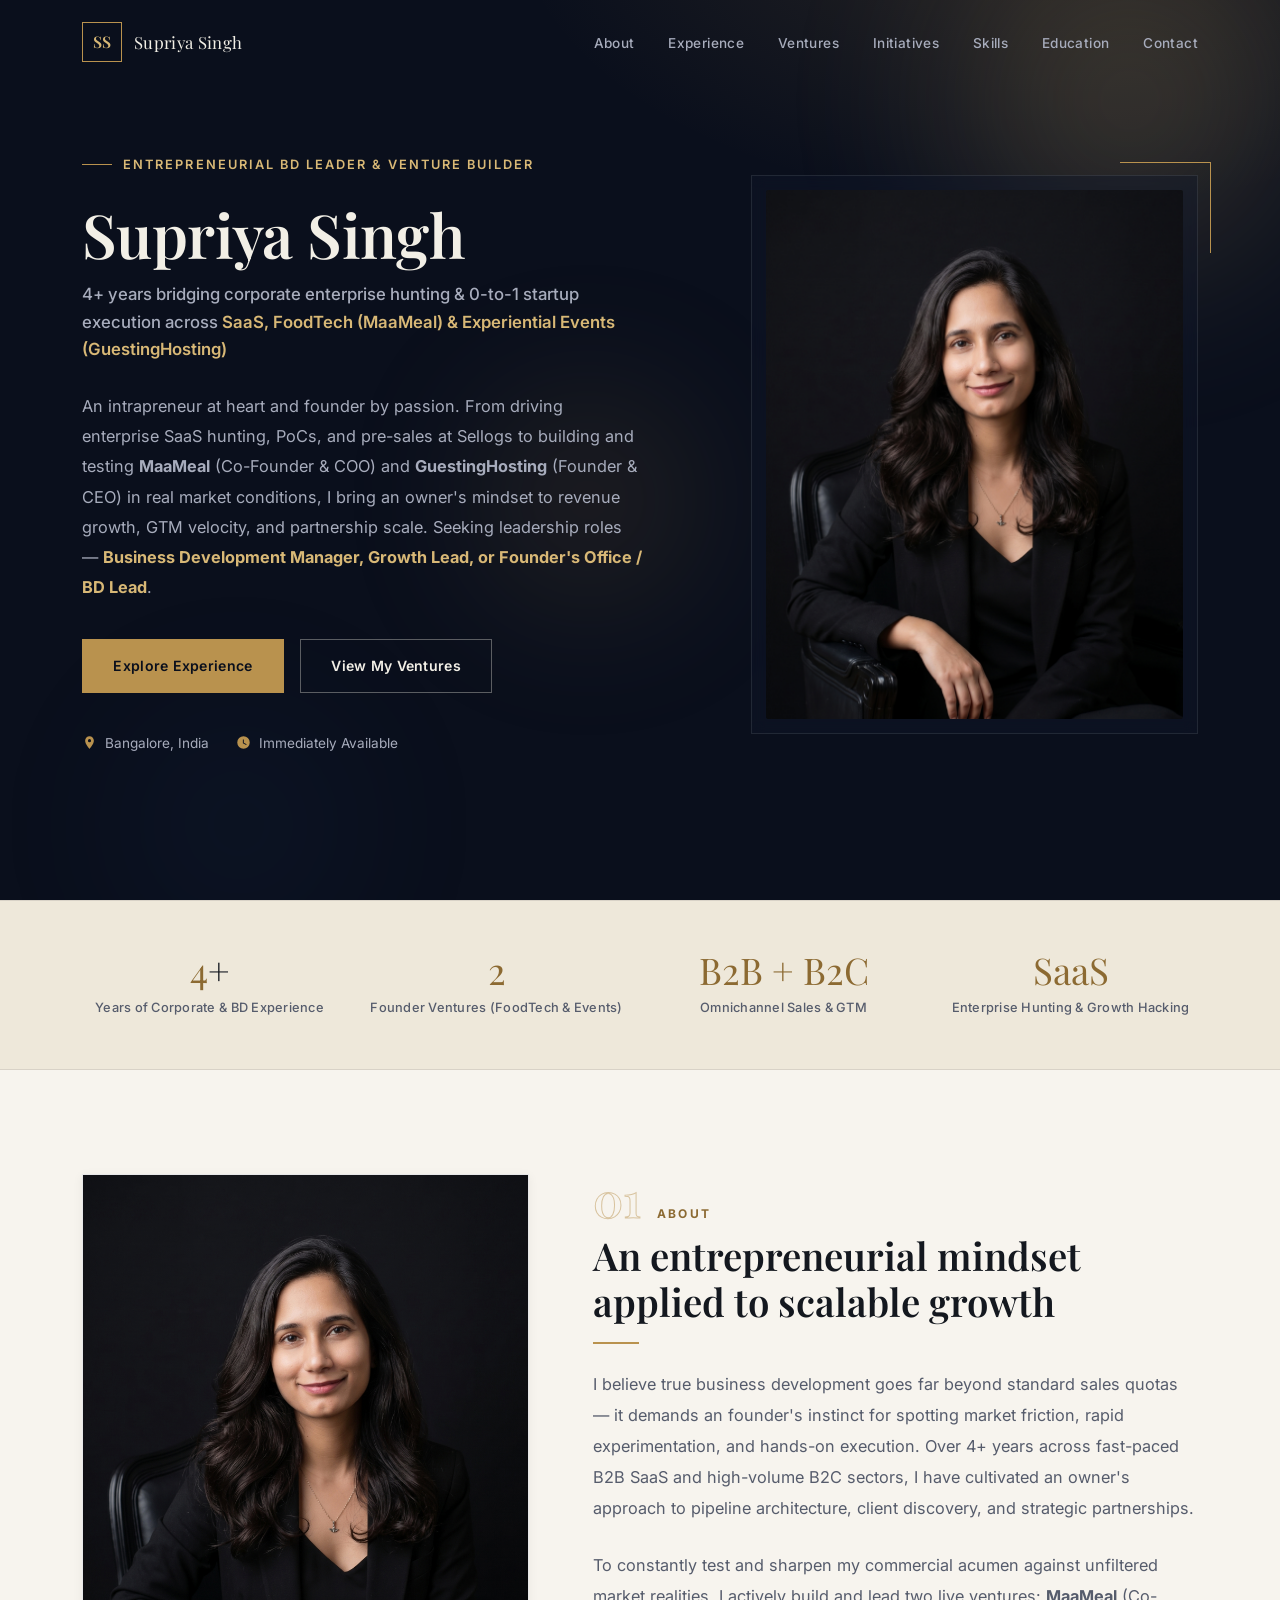
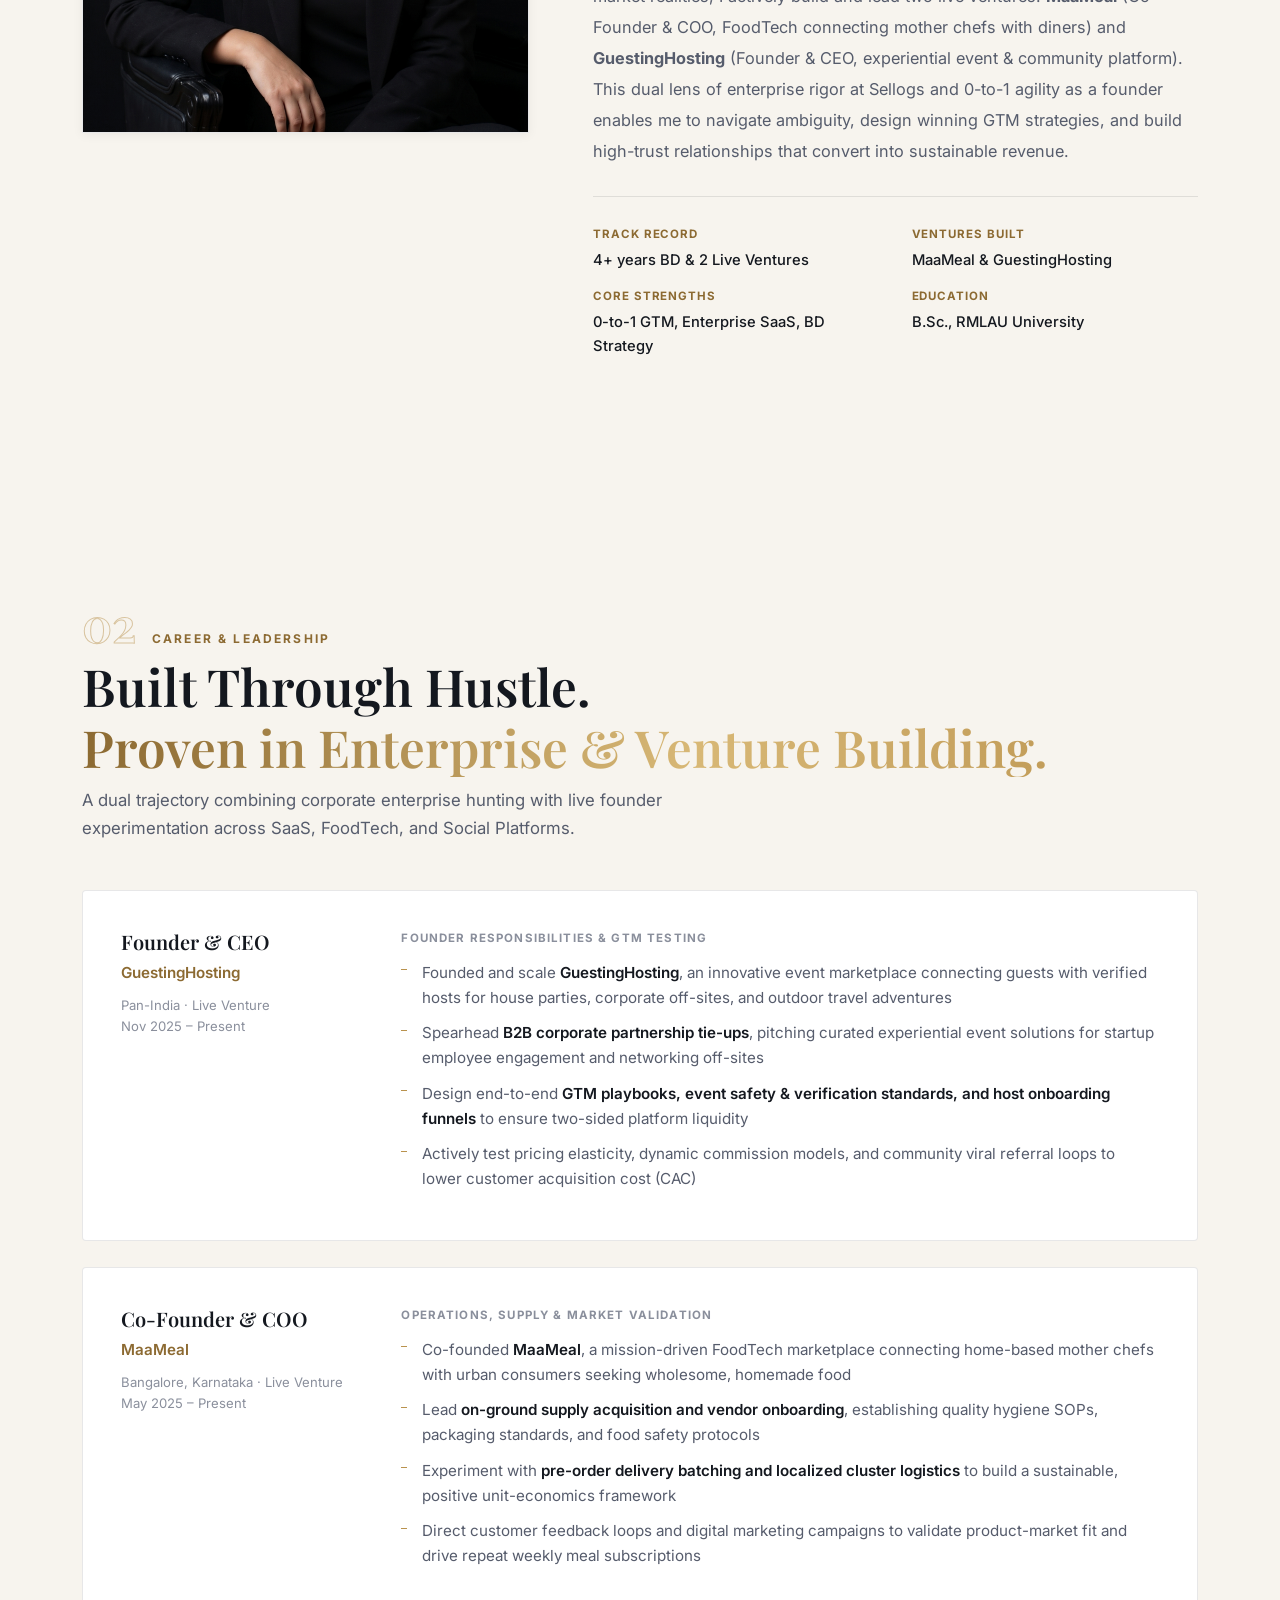
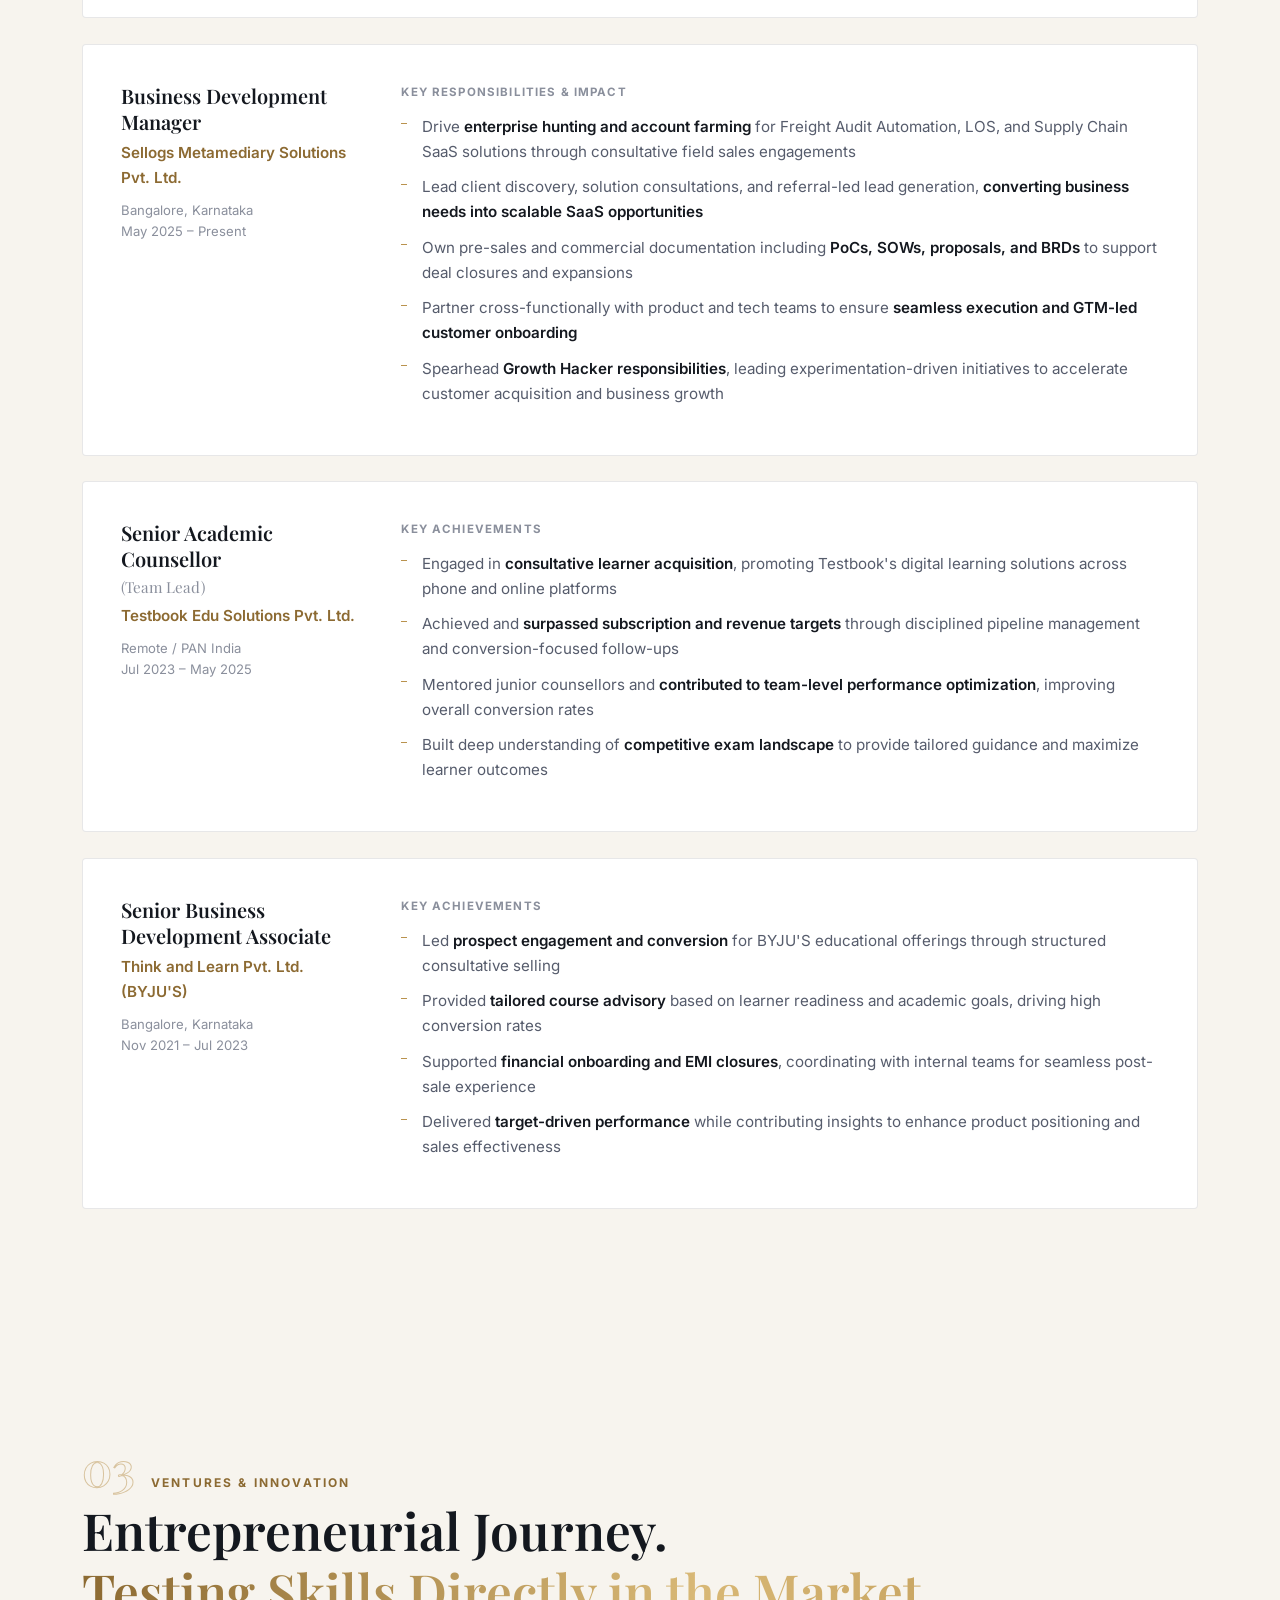
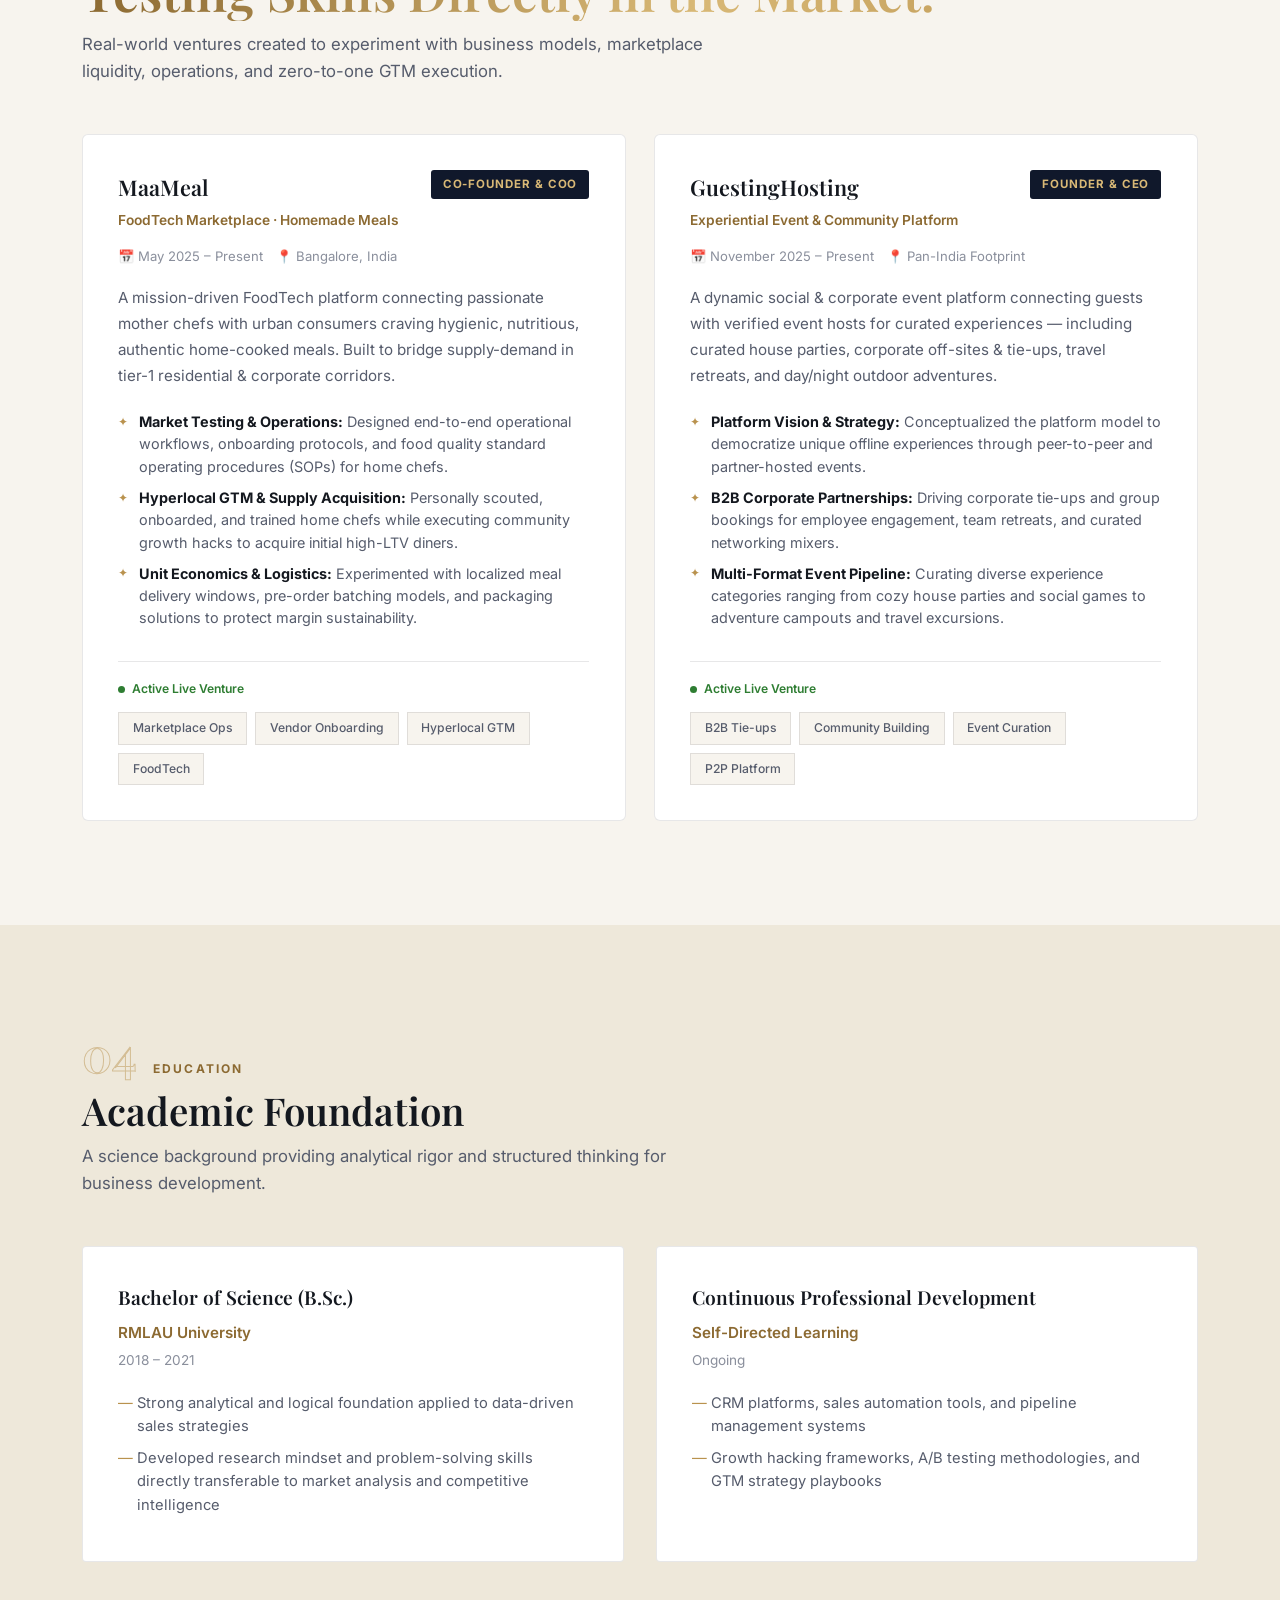
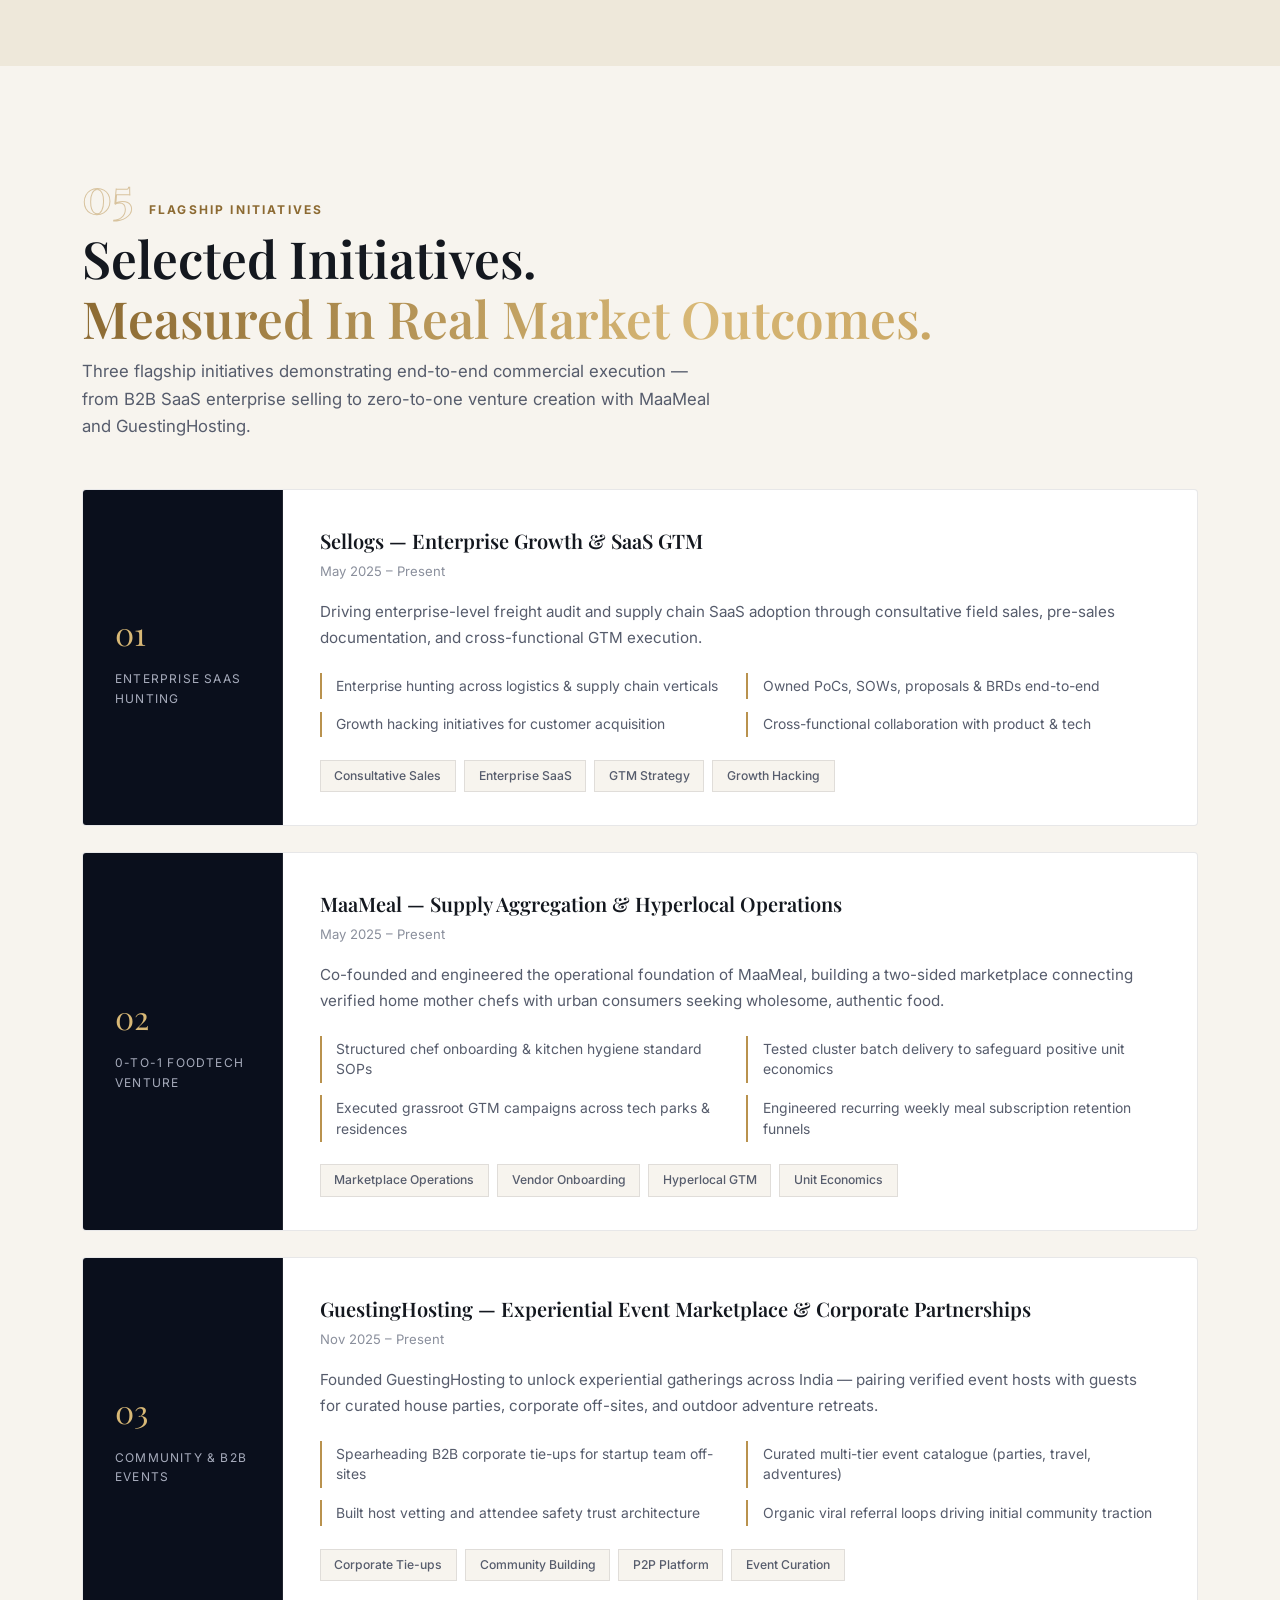
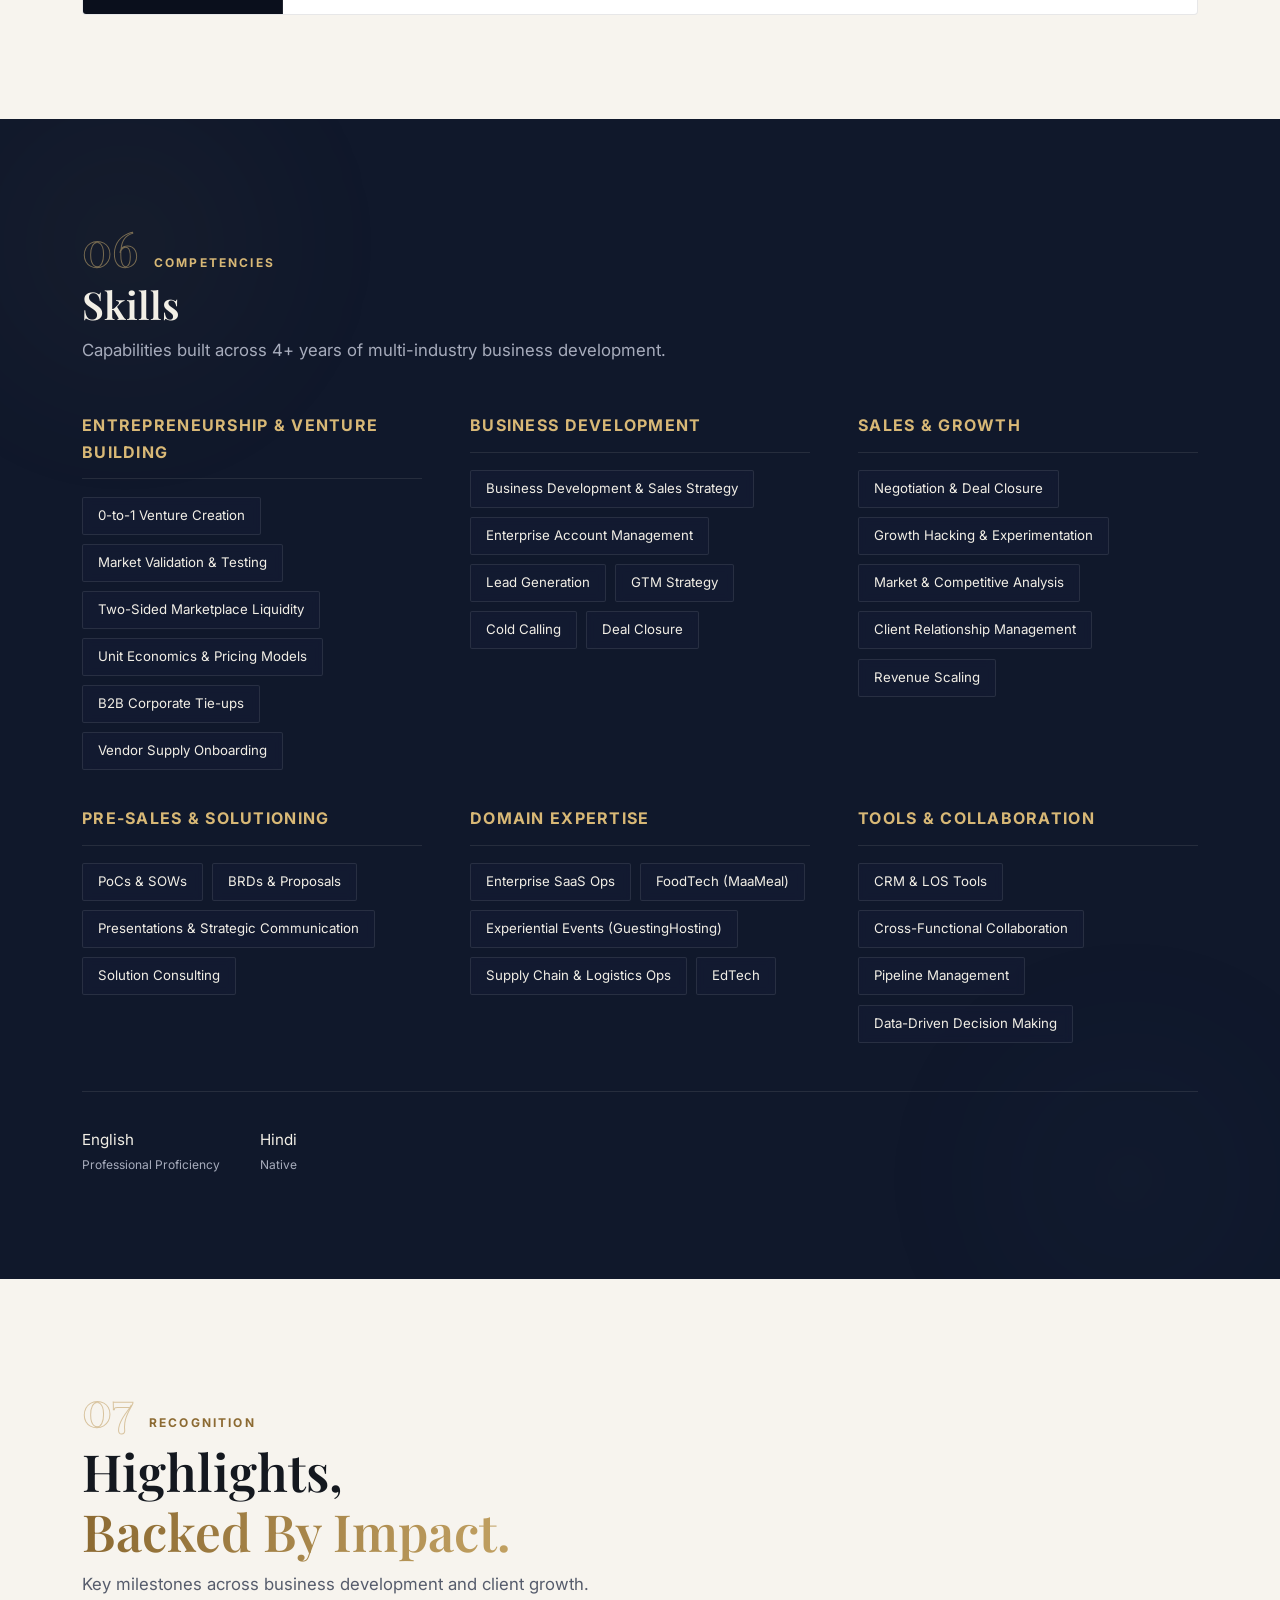
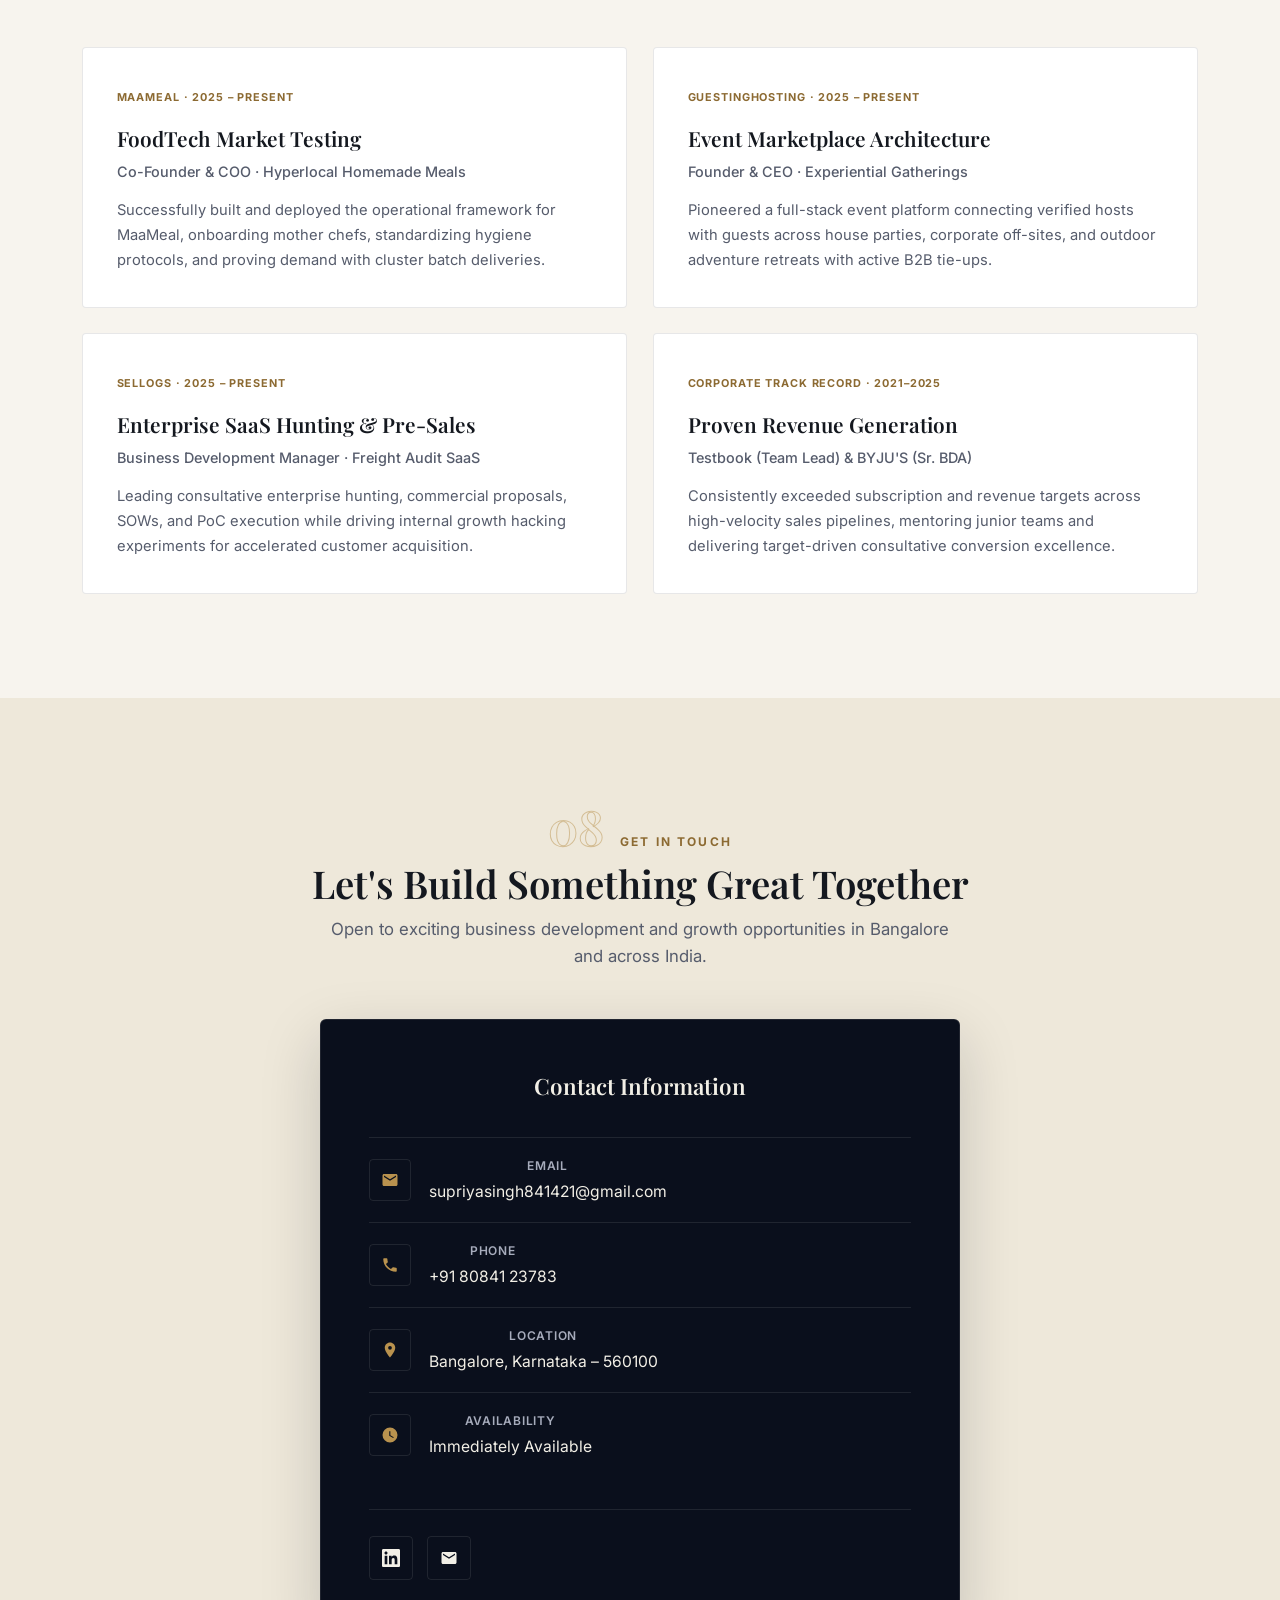
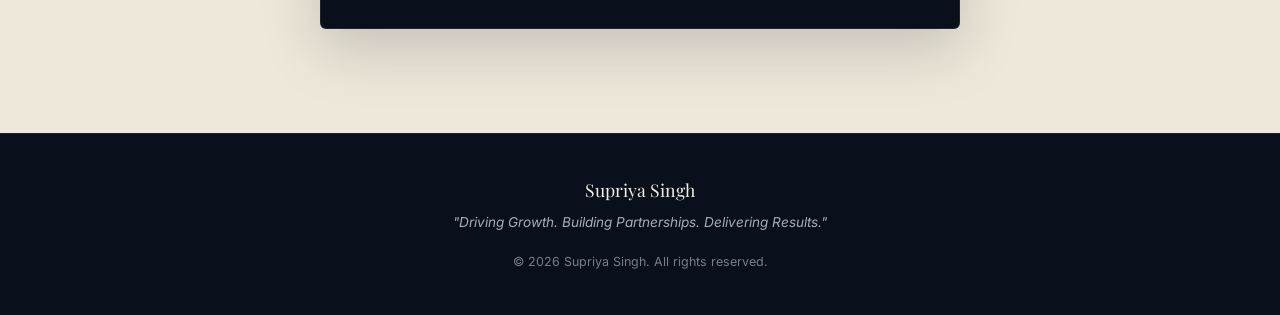
<file: index.html>
<!DOCTYPE html>
<html lang="en" class="no-js">
<head>
<script>document.documentElement.classList.remove('no-js');</script>
<meta charset="UTF-8">
<meta name="viewport" content="width=device-width, initial-scale=1.0">
<title>Supriya Singh | Business Development Leader &amp; Venture Founder</title>
<meta name="description" content="Business Development Leader & Venture Builder with 4+ years driving revenue growth, scaling strategic partnerships, and launching real-world ventures (MaaMeal & GuestingHosting).">
<link rel="preconnect" href="https://fonts.googleapis.com">
<link rel="preconnect" href="https://fonts.gstatic.com" crossorigin>
<link href="https://fonts.googleapis.com/css2?family=Inter:wght@400;500;600;700&family=Playfair+Display:wght@500;600;700&display=swap" rel="stylesheet">
<link rel="stylesheet" href="assets/css/style.css">
</head>
<body>

<!-- Magnetic particle canvas (full-screen behind everything) -->
<canvas id="magnetic-canvas"></canvas>

<!-- Cursor glow that follows the mouse -->
<div id="cursor-glow"></div>

<nav id="navbar">
    <div class="nav-container">
        <a href="#hero" class="logo">
            <span class="logo-mark">SS</span>
            <span>Supriya Singh</span>
        </a>
        <ul class="nav-links">
            <li><a href="#about">About</a></li>
            <li><a href="#experience">Experience</a></li>
            <li><a href="#ventures">Ventures</a></li>
            <li><a href="#projects">Initiatives</a></li>
            <li><a href="#skills">Skills</a></li>
            <li><a href="#education">Education</a></li>
            <li><a href="#contact">Contact</a></li>
        </ul>
        <button class="mobile-menu-btn" aria-label="Toggle menu" aria-expanded="false">☰</button>
    </div>
</nav>

<!-- Hero with parallax layers -->
<section id="hero">
    <div class="parallax-bg" data-speed="0.3">
        <div class="hero-orb hero-orb--1"></div>
        <div class="hero-orb hero-orb--2"></div>
        <div class="hero-orb hero-orb--3"></div>
    </div>
    <div class="hero-grid">
        <div data-parallax data-speed="0.15">
            <p class="hero-eyebrow">Entrepreneurial BD Leader &amp; Venture Builder</p>
            <h1 class="hero-name magnetic-text">Supriya Singh</h1>
            <p class="hero-role">4+ years bridging corporate enterprise hunting &amp; 0-to-1 startup execution across <strong>SaaS, FoodTech (MaaMeal) &amp; Experiential Events (GuestingHosting)</strong></p>
            <p class="hero-pitch">
                An intrapreneur at heart and founder by passion. From driving enterprise SaaS hunting, PoCs, and pre-sales at Sellogs to building and testing <strong>MaaMeal</strong> (Co-Founder &amp; COO) and <strong>GuestingHosting</strong> (Founder &amp; CEO) in real market conditions, I bring an owner's mindset to revenue growth, GTM velocity, and partnership scale. Seeking leadership roles — <strong style="color:var(--brass-bright)">Business Development Manager, Growth Lead, or Founder's Office / BD Lead</strong>.
            </p>
            <div class="hero-actions">
                <a href="#experience" class="btn btn-brass magnetic-btn">Explore Experience</a>
                <a href="#ventures" class="btn btn-outline-dark magnetic-btn">View My Ventures</a>
            </div>
            <div class="hero-meta">
                <span><svg width="15" height="15" viewBox="0 0 24 24" fill="currentColor"><path d="M12 2C8.13 2 5 5.13 5 9c0 5.25 7 13 7 13s7-7.75 7-13c0-3.87-3.13-7-7-7zm0 9.5A2.5 2.5 0 1 1 12 6.5a2.5 2.5 0 0 1 0 5z"/></svg>Bangalore, India</span>
                <span><svg width="15" height="15" viewBox="0 0 24 24" fill="currentColor"><path d="M12 2a10 10 0 1 0 10 10A10 10 0 0 0 12 2zm.5 5v5.25l4.5 2.67-.75 1.23L11 13V7z"/></svg>Immediately Available</span>
            </div>
        </div>
        <div class="hero-photo-frame magnetic-card" data-parallax data-speed="-0.1">
            <img src="assets/images/profile.jpg" alt="Supriya Singh" class="hero-photo">
        </div>
    </div>
</section>

<!-- Impact strip with counter animation -->
<section id="impact">
    <div class="wrap impact-grid">
        <div class="impact-item" data-reveal>
            <div class="impact-number"><span data-count="4">0</span>+</div>
            <div class="impact-label">Years of Corporate & BD Experience</div>
        </div>
        <div class="impact-item" data-reveal>
            <div class="impact-number"><span data-count="2">0</span></div>
            <div class="impact-label">Founder Ventures (FoodTech & Events)</div>
        </div>
        <div class="impact-item" data-reveal>
            <div class="impact-number"><span>B2B + B2C</span></div>
            <div class="impact-label">Omnichannel Sales & GTM</div>
        </div>
        <div class="impact-item" data-reveal>
            <div class="impact-number"><span>SaaS</span></div>
            <div class="impact-label">Enterprise Hunting & Growth Hacking</div>
        </div>
    </div>
</section>

<!-- About with parallax photo -->
<section id="about">
    <div class="wrap">
        <div class="about-grid">
            <div class="about-photo magnetic-card" data-reveal data-parallax data-speed="0.08">
                <img src="assets/images/profile.jpg" alt="Supriya Singh">
            </div>
            <div data-reveal>
                <div class="chapter-mark"><span class="chapter-number">01</span><p class="eyebrow">About</p></div>
                <h2 class="section-title">An entrepreneurial mindset applied to scalable growth</h2>
                <div class="rule"></div>
                <p class="about-text">
                    I believe true business development goes far beyond standard sales quotas — it demands an founder's instinct for spotting market friction, rapid experimentation, and hands-on execution. Over 4+ years across fast-paced B2B SaaS and high-volume B2C sectors, I have cultivated an owner's approach to pipeline architecture, client discovery, and strategic partnerships.
                </p>
                <p class="about-text">
                    To constantly test and sharpen my commercial acumen against unfiltered market realities, I actively build and lead two live ventures: <strong>MaaMeal</strong> (Co-Founder &amp; COO, FoodTech connecting mother chefs with diners) and <strong>GuestingHosting</strong> (Founder &amp; CEO, experiential event &amp; community platform). This dual lens of enterprise rigor at Sellogs and 0-to-1 agility as a founder enables me to navigate ambiguity, design winning GTM strategies, and build high-trust relationships that convert into sustainable revenue.
                </p>
                <dl class="about-facts">
                    <div class="about-fact"><dt>Track Record</dt><dd>4+ years BD &amp; 2 Live Ventures</dd></div>
                    <div class="about-fact"><dt>Ventures Built</dt><dd>MaaMeal &amp; GuestingHosting</dd></div>
                    <div class="about-fact"><dt>Core Strengths</dt><dd>0-to-1 GTM, Enterprise SaaS, BD Strategy</dd></div>
                    <div class="about-fact"><dt>Education</dt><dd>B.Sc., RMLAU University</dd></div>
                </dl>
            </div>
        </div>
    </div>
</section>

<!-- Experience with staggered parallax cards -->
<section id="experience">
    <div class="wrap">
        <div class="chapter-mark" data-reveal><span class="chapter-number">02</span><p class="eyebrow">Career &amp; Leadership</p></div>
        <h2 class="headline-cinematic" data-reveal="big">Built Through Hustle.<span class="brass-line">Proven in Enterprise &amp; Venture Building.</span></h2>
        <p class="section-subtitle" data-reveal>A dual trajectory combining corporate enterprise hunting with live founder experimentation across SaaS, FoodTech, and Social Platforms.</p>

        <div class="timeline">
            <!-- Experience 1: GuestingHosting -->
            <div class="exp-card magnetic-card" data-reveal>
                <div class="exp-side">
                    <h3>Founder &amp; CEO</h3>
                    <p class="exp-company">GuestingHosting</p>
                    <p class="exp-meta-line">Pan-India · Live Venture<br>Nov 2025 – Present</p>
                </div>
                <div class="exp-body">
                    <p class="exp-section-label">Founder Responsibilities &amp; GTM Testing</p>
                    <ul class="exp-list">
                        <li>Founded and scale <strong>GuestingHosting</strong>, an innovative event marketplace connecting guests with verified hosts for house parties, corporate off-sites, and outdoor travel adventures</li>
                        <li>Spearhead <strong>B2B corporate partnership tie-ups</strong>, pitching curated experiential event solutions for startup employee engagement and networking off-sites</li>
                        <li>Design end-to-end <strong>GTM playbooks, event safety &amp; verification standards, and host onboarding funnels</strong> to ensure two-sided platform liquidity</li>
                        <li>Actively test pricing elasticity, dynamic commission models, and community viral referral loops to lower customer acquisition cost (CAC)</li>
                    </ul>
                </div>
            </div>

            <!-- Experience 2: MaaMeal -->
            <div class="exp-card magnetic-card" data-reveal>
                <div class="exp-side">
                    <h3>Co-Founder &amp; COO</h3>
                    <p class="exp-company">MaaMeal</p>
                    <p class="exp-meta-line">Bangalore, Karnataka · Live Venture<br>May 2025 – Present</p>
                </div>
                <div class="exp-body">
                    <p class="exp-section-label">Operations, Supply &amp; Market Validation</p>
                    <ul class="exp-list">
                        <li>Co-founded <strong>MaaMeal</strong>, a mission-driven FoodTech marketplace connecting home-based mother chefs with urban consumers seeking wholesome, homemade food</li>
                        <li>Lead <strong>on-ground supply acquisition and vendor onboarding</strong>, establishing quality hygiene SOPs, packaging standards, and food safety protocols</li>
                        <li>Experiment with <strong>pre-order delivery batching and localized cluster logistics</strong> to build a sustainable, positive unit-economics framework</li>
                        <li>Direct customer feedback loops and digital marketing campaigns to validate product-market fit and drive repeat weekly meal subscriptions</li>
                    </ul>
                </div>
            </div>

            <!-- Experience 3: Sellogs -->
            <div class="exp-card magnetic-card" data-reveal>
                <div class="exp-side">
                    <h3>Business Development Manager</h3>
                    <p class="exp-company">Sellogs Metamediary Solutions Pvt. Ltd.</p>
                    <p class="exp-meta-line">Bangalore, Karnataka<br>May 2025 – Present</p>
                </div>
                <div class="exp-body">
                    <p class="exp-section-label">Key Responsibilities & Impact</p>
                    <ul class="exp-list">
                        <li>Drive <strong>enterprise hunting and account farming</strong> for Freight Audit Automation, LOS, and Supply Chain SaaS solutions through consultative field sales engagements</li>
                        <li>Lead client discovery, solution consultations, and referral-led lead generation, <strong>converting business needs into scalable SaaS opportunities</strong></li>
                        <li>Own pre-sales and commercial documentation including <strong>PoCs, SOWs, proposals, and BRDs</strong> to support deal closures and expansions</li>
                        <li>Partner cross-functionally with product and tech teams to ensure <strong>seamless execution and GTM-led customer onboarding</strong></li>
                        <li>Spearhead <strong>Growth Hacker responsibilities</strong>, leading experimentation-driven initiatives to accelerate customer acquisition and business growth</li>
                    </ul>
                </div>
            </div>

            <div class="exp-card magnetic-card" data-reveal>
                <div class="exp-side">
                    <h3>Senior Academic Counsellor <br><span style="font-weight:400;font-size:0.95rem;color:var(--ink-faint)">(Team Lead)</span></h3>
                    <p class="exp-company">Testbook Edu Solutions Pvt. Ltd.</p>
                    <p class="exp-meta-line">Remote / PAN India<br>Jul 2023 – May 2025</p>
                </div>
                <div class="exp-body">
                    <p class="exp-section-label">Key Achievements</p>
                    <ul class="exp-list">
                        <li>Engaged in <strong>consultative learner acquisition</strong>, promoting Testbook's digital learning solutions across phone and online platforms</li>
                        <li>Achieved and <strong>surpassed subscription and revenue targets</strong> through disciplined pipeline management and conversion-focused follow-ups</li>
                        <li>Mentored junior counsellors and <strong>contributed to team-level performance optimization</strong>, improving overall conversion rates</li>
                        <li>Built deep understanding of <strong>competitive exam landscape</strong> to provide tailored guidance and maximize learner outcomes</li>
                    </ul>
                </div>
            </div>

            <div class="exp-card magnetic-card" data-reveal>
                <div class="exp-side">
                    <h3>Senior Business Development Associate</h3>
                    <p class="exp-company">Think and Learn Pvt. Ltd. (BYJU'S)</p>
                    <p class="exp-meta-line">Bangalore, Karnataka<br>Nov 2021 – Jul 2023</p>
                </div>
                <div class="exp-body">
                    <p class="exp-section-label">Key Achievements</p>
                    <ul class="exp-list">
                        <li>Led <strong>prospect engagement and conversion</strong> for BYJU'S educational offerings through structured consultative selling</li>
                        <li>Provided <strong>tailored course advisory</strong> based on learner readiness and academic goals, driving high conversion rates</li>
                        <li>Supported <strong>financial onboarding and EMI closures</strong>, coordinating with internal teams for seamless post-sale experience</li>
                        <li>Delivered <strong>target-driven performance</strong> while contributing insights to enhance product positioning and sales effectiveness</li>
                    </ul>
                </div>
            </div>
        </div>
    </div>
</section>

<!-- Entrepreneurial Journey with magnetic tilt cards -->
<section id="ventures">
    <div class="wrap">
        <div class="chapter-mark" data-reveal><span class="chapter-number">03</span><p class="eyebrow">Ventures & Innovation</p></div>
        <h2 class="headline-cinematic" data-reveal="big">Entrepreneurial Journey.<span class="brass-line">Testing Skills Directly in the Market.</span></h2>
        <p class="section-subtitle" data-reveal>Real-world ventures created to experiment with business models, marketplace liquidity, operations, and zero-to-one GTM execution.</p>

        <div class="venture-grid">
            <!-- Venture 1: MaaMeal -->
            <div class="venture-card magnetic-card" data-reveal>
                <div class="venture-header">
                    <div class="venture-title-group">
                        <h3>MaaMeal</h3>
                        <p class="venture-tagline">FoodTech Marketplace · Homemade Meals</p>
                    </div>
                    <span class="venture-badge">Co-Founder &amp; COO</span>
                </div>
                <div class="venture-meta">
                    <span>📅 May 2025 – Present</span>
                    <span>📍 Bangalore, India</span>
                </div>
                <p class="venture-desc">
                    A mission-driven FoodTech platform connecting passionate mother chefs with urban consumers craving hygienic, nutritious, authentic home-cooked meals. Built to bridge supply-demand in tier-1 residential & corporate corridors.
                </p>
                <ul class="venture-highlights">
                    <li><strong>Market Testing &amp; Operations:</strong> Designed end-to-end operational workflows, onboarding protocols, and food quality standard operating procedures (SOPs) for home chefs.</li>
                    <li><strong>Hyperlocal GTM &amp; Supply Acquisition:</strong> Personally scouted, onboarded, and trained home chefs while executing community growth hacks to acquire initial high-LTV diners.</li>
                    <li><strong>Unit Economics &amp; Logistics:</strong> Experimented with localized meal delivery windows, pre-order batching models, and packaging solutions to protect margin sustainability.</li>
                </ul>
                <div class="venture-footer">
                    <span class="venture-status-pill">Active Live Venture</span>
                    <div class="tech-tags">
                        <span class="tech-tag">Marketplace Ops</span>
                        <span class="tech-tag">Vendor Onboarding</span>
                        <span class="tech-tag">Hyperlocal GTM</span>
                        <span class="tech-tag">FoodTech</span>
                    </div>
                </div>
            </div>

            <!-- Venture 2: GuestingHosting -->
            <div class="venture-card magnetic-card" data-reveal>
                <div class="venture-header">
                    <div class="venture-title-group">
                        <h3>GuestingHosting</h3>
                        <p class="venture-tagline">Experiential Event &amp; Community Platform</p>
                    </div>
                    <span class="venture-badge">Founder &amp; CEO</span>
                </div>
                <div class="venture-meta">
                    <span>📅 November 2025 – Present</span>
                    <span>📍 Pan-India Footprint</span>
                </div>
                <p class="venture-desc">
                    A dynamic social &amp; corporate event platform connecting guests with verified event hosts for curated experiences — including curated house parties, corporate off-sites &amp; tie-ups, travel retreats, and day/night outdoor adventures.
                </p>
                <ul class="venture-highlights">
                    <li><strong>Platform Vision &amp; Strategy:</strong> Conceptualized the platform model to democratize unique offline experiences through peer-to-peer and partner-hosted events.</li>
                    <li><strong>B2B Corporate Partnerships:</strong> Driving corporate tie-ups and group bookings for employee engagement, team retreats, and curated networking mixers.</li>
                    <li><strong>Multi-Format Event Pipeline:</strong> Curating diverse experience categories ranging from cozy house parties and social games to adventure campouts and travel excursions.</li>
                </ul>
                <div class="venture-footer">
                    <span class="venture-status-pill">Active Live Venture</span>
                    <div class="tech-tags">
                        <span class="tech-tag">B2B Tie-ups</span>
                        <span class="tech-tag">Community Building</span>
                        <span class="tech-tag">Event Curation</span>
                        <span class="tech-tag">P2P Platform</span>
                    </div>
                </div>
            </div>
        </div>
    </div>
</section>

<!-- Education with parallax -->
<section id="education" class="section-alt">
    <div class="wrap">
        <div class="chapter-mark" data-reveal><span class="chapter-number">04</span><p class="eyebrow">Education</p></div>
        <h2 class="section-title" data-reveal>Academic Foundation</h2>
        <p class="section-subtitle" data-reveal>A science background providing analytical rigor and structured thinking for business development.</p>

        <div class="edu-grid">
            <div class="edu-card magnetic-card" data-reveal>
                <h3>Bachelor of Science (B.Sc.)</h3>
                <p class="edu-school">RMLAU University</p>
                <p class="edu-duration">2018 – 2021</p>
                <ul class="edu-highlights">
                    <li>Strong analytical and logical foundation applied to data-driven sales strategies</li>
                    <li>Developed research mindset and problem-solving skills directly transferable to market analysis and competitive intelligence</li>
                </ul>
            </div>
            <div class="edu-card magnetic-card" data-reveal>
                <h3>Continuous Professional Development</h3>
                <p class="edu-school">Self-Directed Learning</p>
                <p class="edu-duration">Ongoing</p>
                <ul class="edu-highlights">
                    <li>CRM platforms, sales automation tools, and pipeline management systems</li>
                    <li>Growth hacking frameworks, A/B testing methodologies, and GTM strategy playbooks</li>
                </ul>
            </div>
        </div>
    </div>
</section>

<!-- Projects / Initiatives -->
<section id="projects">
    <div class="wrap">
        <div class="chapter-mark" data-reveal><span class="chapter-number">05</span><p class="eyebrow">Flagship Initiatives</p></div>
        <h2 class="headline-cinematic" data-reveal="big">Selected Initiatives.<span class="brass-line">Measured In Real Market Outcomes.</span></h2>
        <p class="section-subtitle" data-reveal>Three flagship initiatives demonstrating end-to-end commercial execution — from B2B SaaS enterprise selling to zero-to-one venture creation with MaaMeal and GuestingHosting.</p>

        <div class="proj-grid">
            <div class="proj-card magnetic-card" data-reveal>
                <div class="proj-panel">
                    <span class="proj-number">01</span>
                    <span class="proj-type">Enterprise SaaS Hunting</span>
                </div>
                <div class="proj-content">
                    <h3>Sellogs — Enterprise Growth &amp; SaaS GTM</h3>
                    <p class="proj-duration">May 2025 – Present</p>
                    <p class="proj-desc">Driving enterprise-level freight audit and supply chain SaaS adoption through consultative field sales, pre-sales documentation, and cross-functional GTM execution.</p>
                    <div class="outcomes-grid">
                        <div class="outcome-box">Enterprise hunting across logistics &amp; supply chain verticals</div>
                        <div class="outcome-box">Owned PoCs, SOWs, proposals &amp; BRDs end-to-end</div>
                        <div class="outcome-box">Growth hacking initiatives for customer acquisition</div>
                        <div class="outcome-box">Cross-functional collaboration with product &amp; tech</div>
                    </div>
                    <div class="tech-tags">
                        <span class="tech-tag">Consultative Sales</span>
                        <span class="tech-tag">Enterprise SaaS</span>
                        <span class="tech-tag">GTM Strategy</span>
                        <span class="tech-tag">Growth Hacking</span>
                    </div>
                </div>
            </div>

            <div class="proj-card magnetic-card" data-reveal>
                <div class="proj-panel">
                    <span class="proj-number">02</span>
                    <span class="proj-type">0-to-1 FoodTech Venture</span>
                </div>
                <div class="proj-content">
                    <h3>MaaMeal — Supply Aggregation &amp; Hyperlocal Operations</h3>
                    <p class="proj-duration">May 2025 – Present</p>
                    <p class="proj-desc">Co-founded and engineered the operational foundation of MaaMeal, building a two-sided marketplace connecting verified home mother chefs with urban consumers seeking wholesome, authentic food.</p>
                    <div class="outcomes-grid">
                        <div class="outcome-box">Structured chef onboarding &amp; kitchen hygiene standard SOPs</div>
                        <div class="outcome-box">Tested cluster batch delivery to safeguard positive unit economics</div>
                        <div class="outcome-box">Executed grassroot GTM campaigns across tech parks &amp; residences</div>
                        <div class="outcome-box">Engineered recurring weekly meal subscription retention funnels</div>
                    </div>
                    <div class="tech-tags">
                        <span class="tech-tag">Marketplace Operations</span>
                        <span class="tech-tag">Vendor Onboarding</span>
                        <span class="tech-tag">Hyperlocal GTM</span>
                        <span class="tech-tag">Unit Economics</span>
                    </div>
                </div>
            </div>

            <div class="proj-card magnetic-card" data-reveal>
                <div class="proj-panel">
                    <span class="proj-number">03</span>
                    <span class="proj-type">Community &amp; B2B Events</span>
                </div>
                <div class="proj-content">
                    <h3>GuestingHosting — Experiential Event Marketplace &amp; Corporate Partnerships</h3>
                    <p class="proj-duration">Nov 2025 – Present</p>
                    <p class="proj-desc">Founded GuestingHosting to unlock experiential gatherings across India — pairing verified event hosts with guests for curated house parties, corporate off-sites, and outdoor adventure retreats.</p>
                    <div class="outcomes-grid">
                        <div class="outcome-box">Spearheading B2B corporate tie-ups for startup team off-sites</div>
                        <div class="outcome-box">Curated multi-tier event catalogue (parties, travel, adventures)</div>
                        <div class="outcome-box">Built host vetting and attendee safety trust architecture</div>
                        <div class="outcome-box">Organic viral referral loops driving initial community traction</div>
                    </div>
                    <div class="tech-tags">
                        <span class="tech-tag">Corporate Tie-ups</span>
                        <span class="tech-tag">Community Building</span>
                        <span class="tech-tag">P2P Platform</span>
                        <span class="tech-tag">Event Curation</span>
                    </div>
                </div>
            </div>
        </div>
    </div>
</section>

<!-- Skills with floating parallax -->
<section id="skills" class="section-on-dark">
    <div class="parallax-bg" data-speed="0.2">
        <div class="hero-orb hero-orb--4"></div>
        <div class="hero-orb hero-orb--5"></div>
    </div>
    <div class="wrap">
        <div class="chapter-mark" data-reveal><span class="chapter-number">06</span><p class="eyebrow">Competencies</p></div>
        <h2 class="section-title" data-reveal>Skills</h2>
        <p class="section-subtitle" data-reveal>Capabilities built across 4+ years of multi-industry business development.</p>

        <div class="skills-grid">
            <div class="skill-group" data-reveal>
                <h3>Entrepreneurship &amp; Venture Building</h3>
                <div class="skill-pills">
                    <span class="pill magnetic-pill">0-to-1 Venture Creation</span>
                    <span class="pill magnetic-pill">Market Validation &amp; Testing</span>
                    <span class="pill magnetic-pill">Two-Sided Marketplace Liquidity</span>
                    <span class="pill magnetic-pill">Unit Economics &amp; Pricing Models</span>
                    <span class="pill magnetic-pill">B2B Corporate Tie-ups</span>
                    <span class="pill magnetic-pill">Vendor Supply Onboarding</span>
                </div>
            </div>
            <div class="skill-group" data-reveal>
                <h3>Business Development</h3>
                <div class="skill-pills">
                    <span class="pill magnetic-pill">Business Development &amp; Sales Strategy</span>
                    <span class="pill magnetic-pill">Enterprise Account Management</span>
                    <span class="pill magnetic-pill">Lead Generation</span>
                    <span class="pill magnetic-pill">GTM Strategy</span>
                    <span class="pill magnetic-pill">Cold Calling</span>
                    <span class="pill magnetic-pill">Deal Closure</span>
                </div>
            </div>
            <div class="skill-group" data-reveal>
                <h3>Sales &amp; Growth</h3>
                <div class="skill-pills">
                    <span class="pill magnetic-pill">Negotiation &amp; Deal Closure</span>
                    <span class="pill magnetic-pill">Growth Hacking &amp; Experimentation</span>
                    <span class="pill magnetic-pill">Market &amp; Competitive Analysis</span>
                    <span class="pill magnetic-pill">Client Relationship Management</span>
                    <span class="pill magnetic-pill">Revenue Scaling</span>
                </div>
            </div>
            <div class="skill-group" data-reveal>
                <h3>Pre-Sales &amp; Solutioning</h3>
                <div class="skill-pills">
                    <span class="pill magnetic-pill">PoCs &amp; SOWs</span>
                    <span class="pill magnetic-pill">BRDs &amp; Proposals</span>
                    <span class="pill magnetic-pill">Presentations &amp; Strategic Communication</span>
                    <span class="pill magnetic-pill">Solution Consulting</span>
                </div>
            </div>
            <div class="skill-group" data-reveal>
                <h3>Domain Expertise</h3>
                <div class="skill-pills">
                    <span class="pill magnetic-pill">Enterprise SaaS Ops</span>
                    <span class="pill magnetic-pill">FoodTech (MaaMeal)</span>
                    <span class="pill magnetic-pill">Experiential Events (GuestingHosting)</span>
                    <span class="pill magnetic-pill">Supply Chain &amp; Logistics Ops</span>
                    <span class="pill magnetic-pill">EdTech</span>
                </div>
            </div>
            <div class="skill-group" data-reveal>
                <h3>Tools &amp; Collaboration</h3>
                <div class="skill-pills">
                    <span class="pill magnetic-pill">CRM &amp; LOS Tools</span>
                    <span class="pill magnetic-pill">Cross-Functional Collaboration</span>
                    <span class="pill magnetic-pill">Pipeline Management</span>
                    <span class="pill magnetic-pill">Data-Driven Decision Making</span>
                </div>
            </div>
        </div>

        <div class="lang-row" data-reveal>
            <div class="lang-item">English <span>Professional Proficiency</span></div>
            <div class="lang-item">Hindi <span>Native</span></div>
        </div>
    </div>
</section>

<!-- Achievements -->
<section id="achievements">
    <div class="wrap">
        <div class="chapter-mark" data-reveal><span class="chapter-number">07</span><p class="eyebrow">Recognition</p></div>
        <h2 class="headline-cinematic" data-reveal="big">Highlights,<span class="brass-line">Backed By Impact.</span></h2>
        <p class="section-subtitle" data-reveal>Key milestones across business development and client growth.</p>

        <div class="achievements-grid">
            <div class="ach-card ach-card--light magnetic-card" data-reveal>
                <span class="ach-badge ach-badge--light">MaaMeal · 2025 – Present</span>
                <h3 class="ach-title--light">FoodTech Market Testing</h3>
                <p class="ach-org ach-org--light">Co-Founder &amp; COO · Hyperlocal Homemade Meals</p>
                <p class="ach-desc ach-desc--light">Successfully built and deployed the operational framework for MaaMeal, onboarding mother chefs, standardizing hygiene protocols, and proving demand with cluster batch deliveries.</p>
            </div>
            <div class="ach-card ach-card--light magnetic-card" data-reveal>
                <span class="ach-badge ach-badge--light">GuestingHosting · 2025 – Present</span>
                <h3 class="ach-title--light">Event Marketplace Architecture</h3>
                <p class="ach-org ach-org--light">Founder &amp; CEO · Experiential Gatherings</p>
                <p class="ach-desc ach-desc--light">Pioneered a full-stack event platform connecting verified hosts with guests across house parties, corporate off-sites, and outdoor adventure retreats with active B2B tie-ups.</p>
            </div>
            <div class="ach-card ach-card--light magnetic-card" data-reveal>
                <span class="ach-badge ach-badge--light">Sellogs · 2025 – Present</span>
                <h3 class="ach-title--light">Enterprise SaaS Hunting &amp; Pre-Sales</h3>
                <p class="ach-org ach-org--light">Business Development Manager · Freight Audit SaaS</p>
                <p class="ach-desc ach-desc--light">Leading consultative enterprise hunting, commercial proposals, SOWs, and PoC execution while driving internal growth hacking experiments for accelerated customer acquisition.</p>
            </div>
            <div class="ach-card ach-card--light magnetic-card" data-reveal>
                <span class="ach-badge ach-badge--light">Corporate Track Record · 2021–2025</span>
                <h3 class="ach-title--light">Proven Revenue Generation</h3>
                <p class="ach-org ach-org--light">Testbook (Team Lead) &amp; BYJU'S (Sr. BDA)</p>
                <p class="ach-desc ach-desc--light">Consistently exceeded subscription and revenue targets across high-velocity sales pipelines, mentoring junior teams and delivering target-driven consultative conversion excellence.</p>
            </div>
        </div>
    </div>
</section>

<!-- Contact -->
<section id="contact" class="section-alt">
    <div class="wrap" style="text-align:center">
        <div class="chapter-mark" data-reveal style="justify-content:center"><span class="chapter-number">08</span><p class="eyebrow">Get In Touch</p></div>
        <h2 class="section-title" data-reveal>Let's Build Something Great Together</h2>
        <p class="section-subtitle" data-reveal style="margin-left:auto;margin-right:auto">Open to exciting business development and growth opportunities in Bangalore and across India.</p>

        <div class="contact-card magnetic-card" data-reveal>
            <h3>Contact Information</h3>
            <a href="mailto:supriyasingh841421@gmail.com" class="contact-row">
                <span class="contact-icon"><svg width="18" height="18" fill="currentColor" viewBox="0 0 24 24"><path d="M20 4H4c-1.1 0-1.99.9-1.99 2L2 18c0 1.1.9 2 2 2h16c1.1 0 2-.9 2-2V6c0-1.1-.9-2-2-2zm0 4l-8 5-8-5V6l8 5 8-5v2z"/></svg></span>
                <span class="contact-detail"><h4>Email</h4><p>supriyasingh841421@gmail.com</p></span>
            </a>
            <a href="tel:+918084123783" class="contact-row">
                <span class="contact-icon"><svg width="18" height="18" fill="currentColor" viewBox="0 0 24 24"><path d="M6.62 10.79c1.44 2.83 3.76 5.14 6.59 6.59l2.2-2.2c.27-.27.67-.36 1.02-.24 1.12.37 2.33.57 3.57.57.55 0 1 .45 1 1V20c0 .55-.45 1-1 1-9.39 0-17-7.61-17-17 0-.55.45-1 1-1h3.5c.55 0 1 .45 1 1 0 1.25.2 2.45.57 3.57.11.35.03.74-.25 1.02l-2.2 2.2z"/></svg></span>
                <span class="contact-detail"><h4>Phone</h4><p>+91 80841 23783</p></span>
            </a>
            <div class="contact-row" style="cursor:default">
                <span class="contact-icon"><svg width="18" height="18" fill="currentColor" viewBox="0 0 24 24"><path d="M12 2C8.13 2 5 5.13 5 9c0 5.25 7 13 7 13s7-7.75 7-13c0-3.87-3.13-7-7-7zm0 9.5A2.5 2.5 0 1 1 12 6.5a2.5 2.5 0 0 1 0 5z"/></svg></span>
                <span class="contact-detail"><h4>Location</h4><p>Bangalore, Karnataka – 560100</p></span>
            </div>
            <div class="contact-row" style="cursor:default">
                <span class="contact-icon"><svg width="18" height="18" fill="currentColor" viewBox="0 0 24 24"><path d="M12 2a10 10 0 1 0 10 10A10 10 0 0 0 12 2zm.5 5v5.25l4.5 2.67-.75 1.23L11 13V7z"/></svg></span>
                <span class="contact-detail"><h4>Availability</h4><p>Immediately Available</p></span>
            </div>
            <div class="contact-socials">
                <a href="https://www.linkedin.com/in/supriya-singh/" target="_blank" rel="noopener" class="social-link magnetic-btn" title="LinkedIn">
                    <svg width="18" height="18" fill="currentColor" viewBox="0 0 24 24"><path d="M20.447 20.452h-3.554v-5.569c0-1.328-.027-3.037-1.852-3.037-1.853 0-2.136 1.445-2.136 2.939v5.667H9.351V9h3.414v1.561h.046c.477-.9 1.637-1.85 3.37-1.85 3.601 0 4.267 2.37 4.267 5.455v6.286zM5.337 7.433c-1.144 0-2.063-.926-2.063-2.065 0-1.138.92-2.063 2.063-2.063 1.14 0 2.064.925 2.064 2.063 0 1.139-.925 2.065-2.064 2.065zm1.782 13.019H3.555V9h3.564v11.452zM22.225 0H1.771C.792 0 0 .774 0 1.729v20.542C0 23.227.792 24 1.771 24h20.451C23.2 24 24 23.227 24 22.271V1.729C24 .774 23.2 0 22.222 0h.003z"/></svg>
                </a>
                <a href="mailto:supriyasingh841421@gmail.com" class="social-link magnetic-btn" title="Email">
                    <svg width="18" height="18" fill="currentColor" viewBox="0 0 24 24"><path d="M20 4H4c-1.1 0-1.99.9-1.99 2L2 18c0 1.1.9 2 2 2h16c1.1 0 2-.9 2-2V6c0-1.1-.9-2-2-2zm0 4l-8 5-8-5V6l8 5 8-5v2z"/></svg>
                </a>
            </div>
        </div>
    </div>
</section>

<footer>
    <p class="footer-name">Supriya Singh</p>
    <p class="footer-tagline">"Driving Growth. Building Partnerships. Delivering Results."</p>
    <p class="footer-copy">© 2026 Supriya Singh. All rights reserved.</p>
</footer>

<script src="assets/js/main.js"></script>
</body>
</html>
</file>
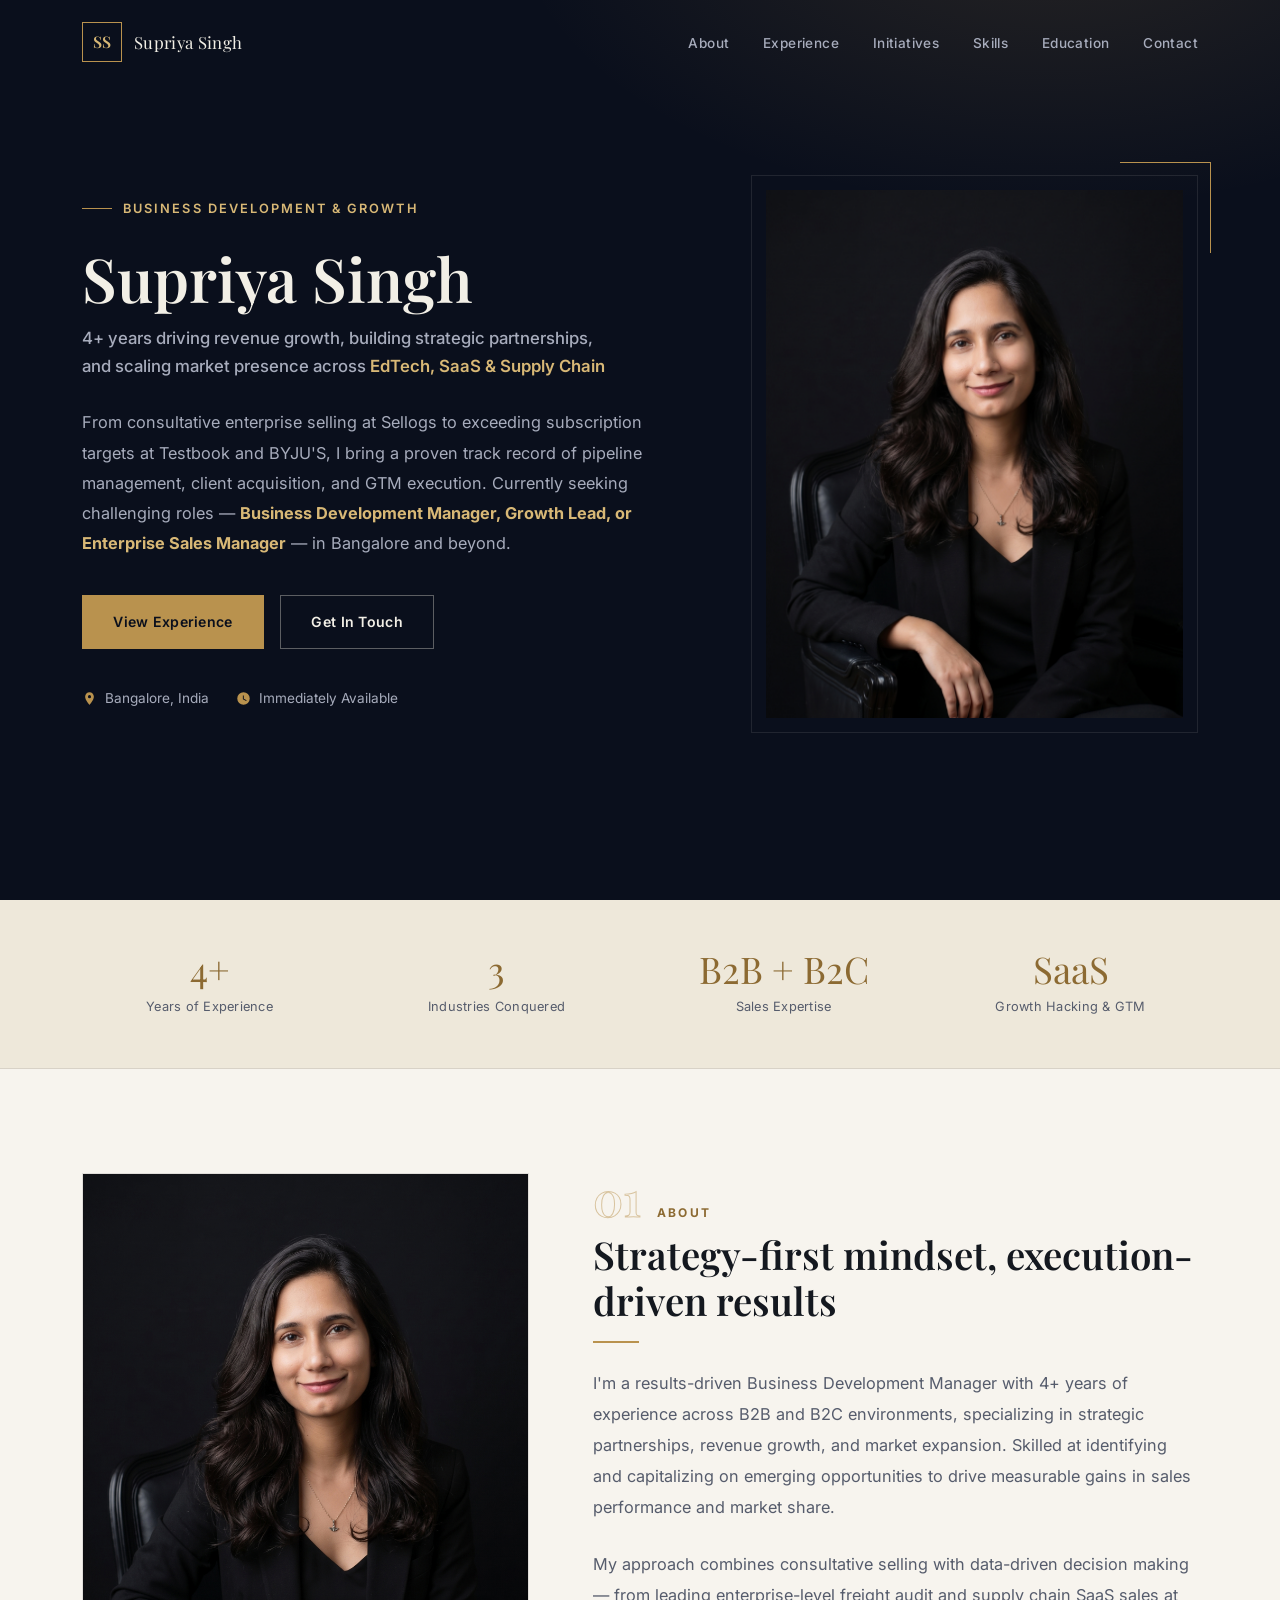
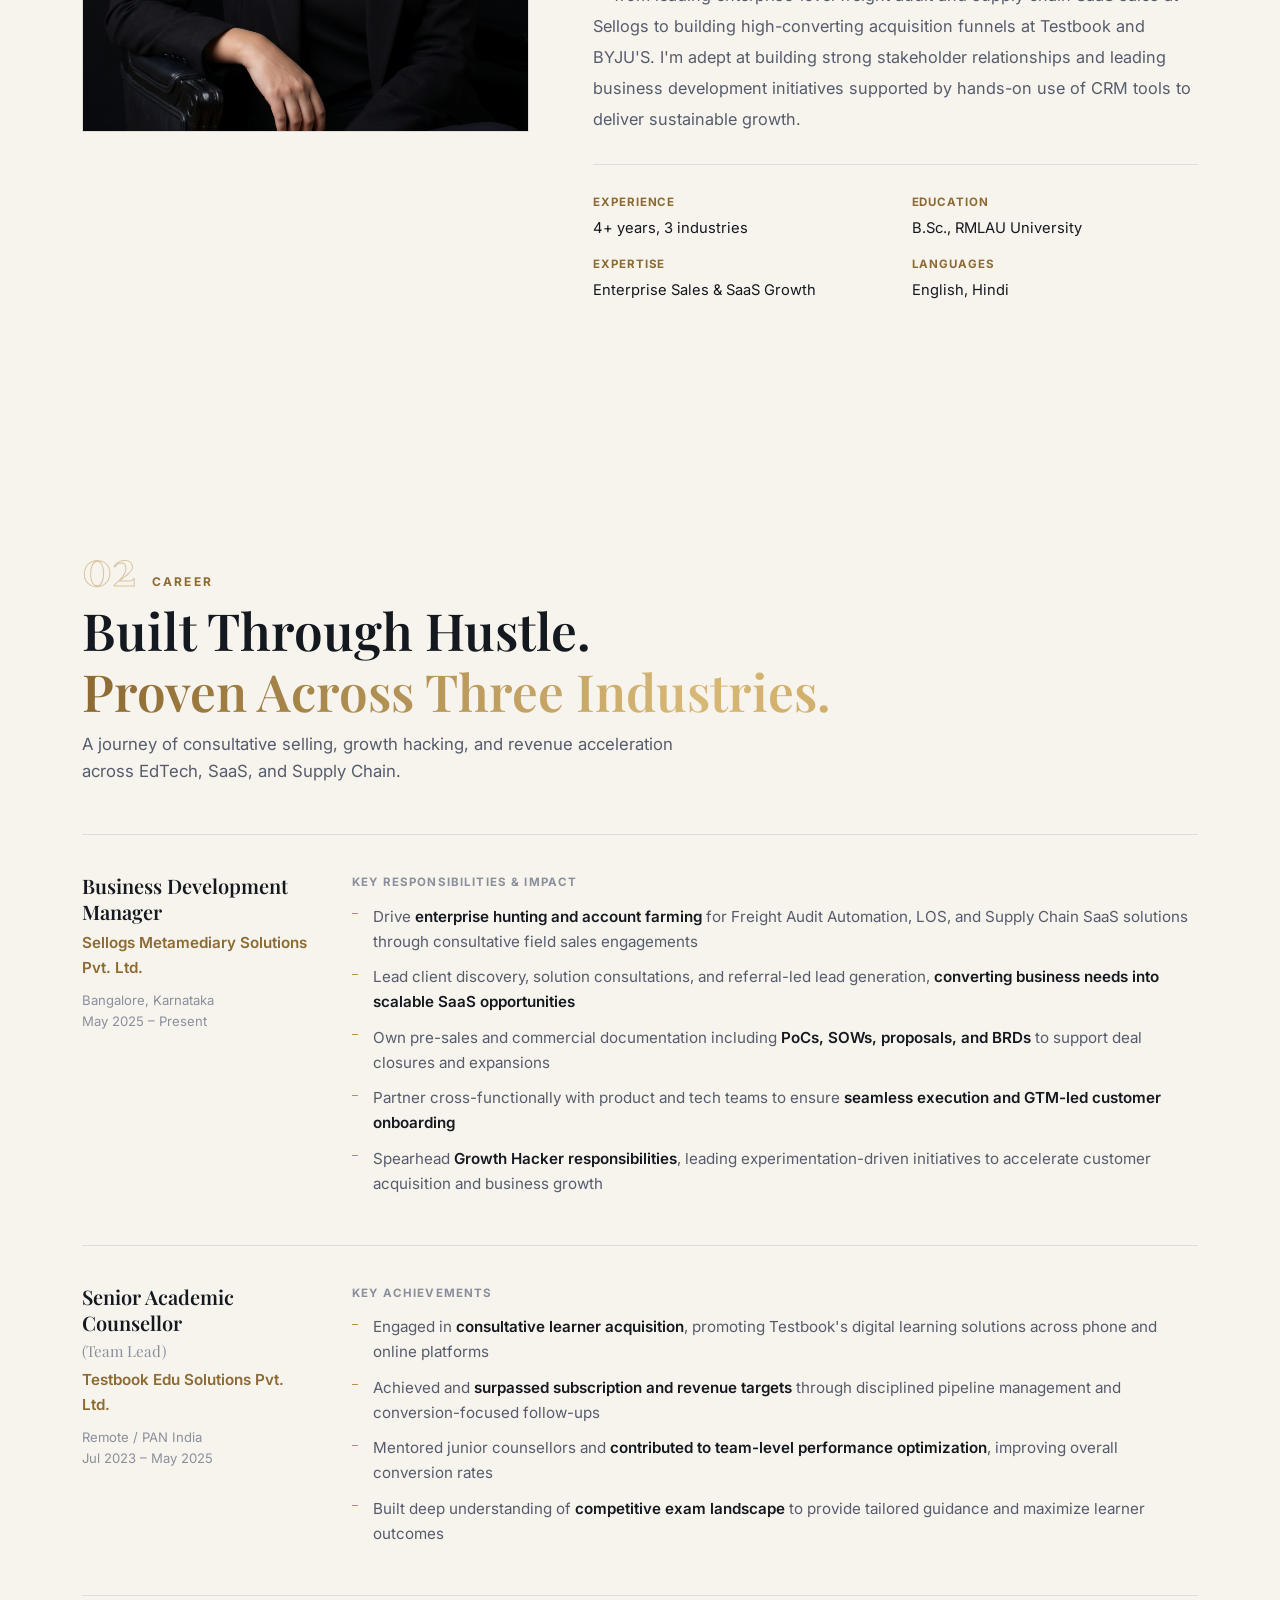
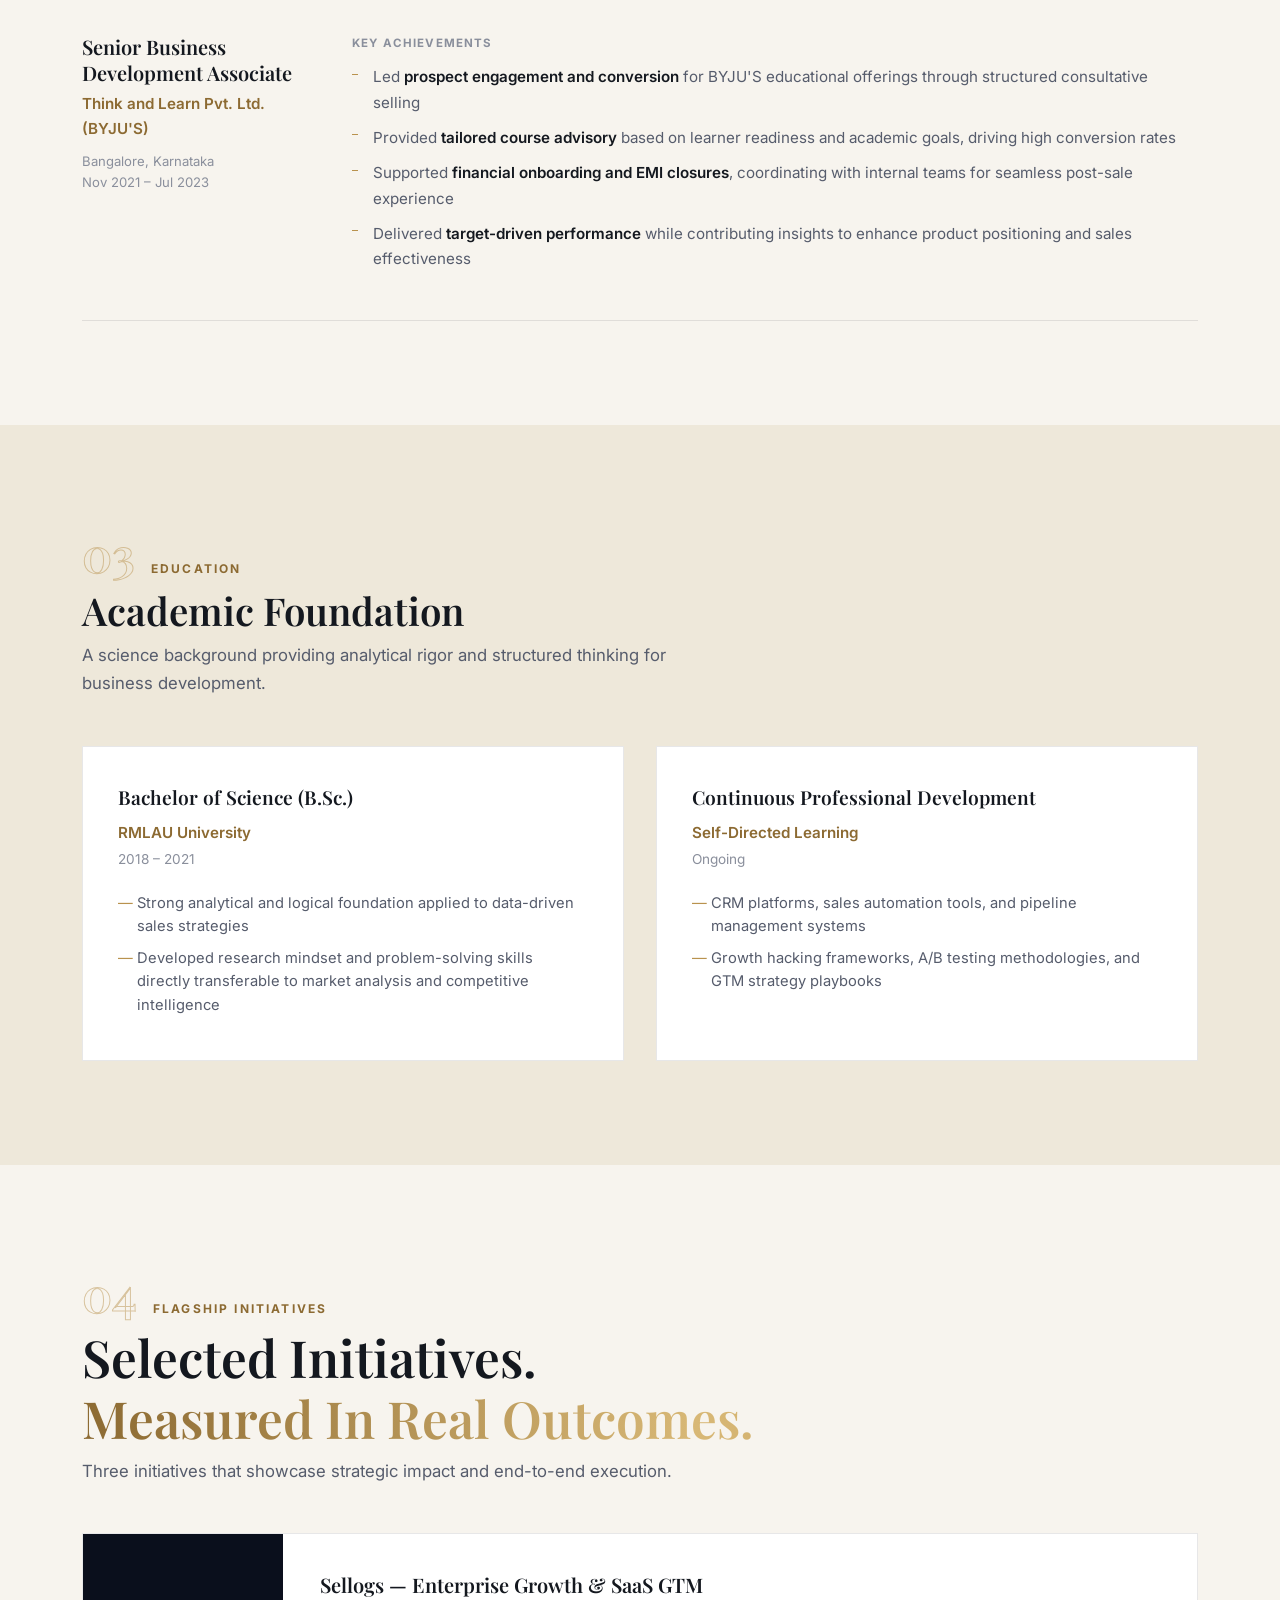
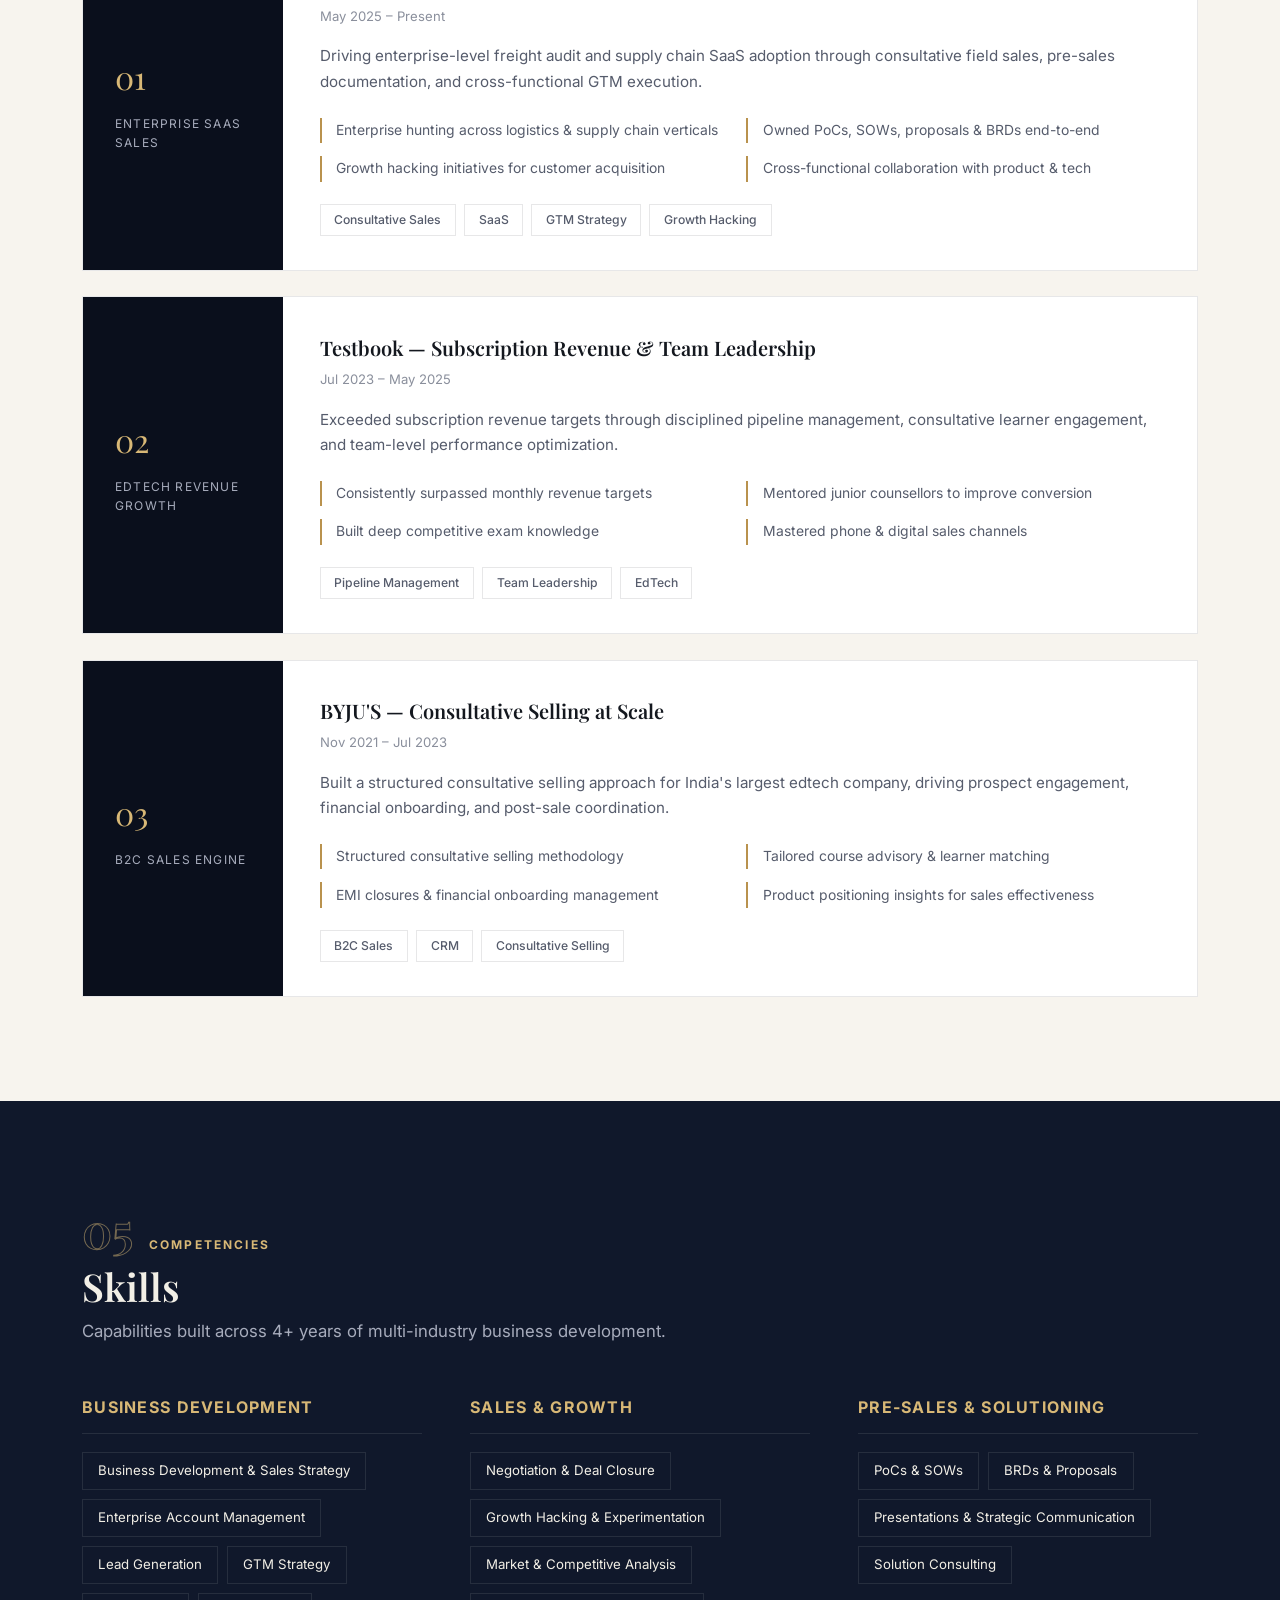
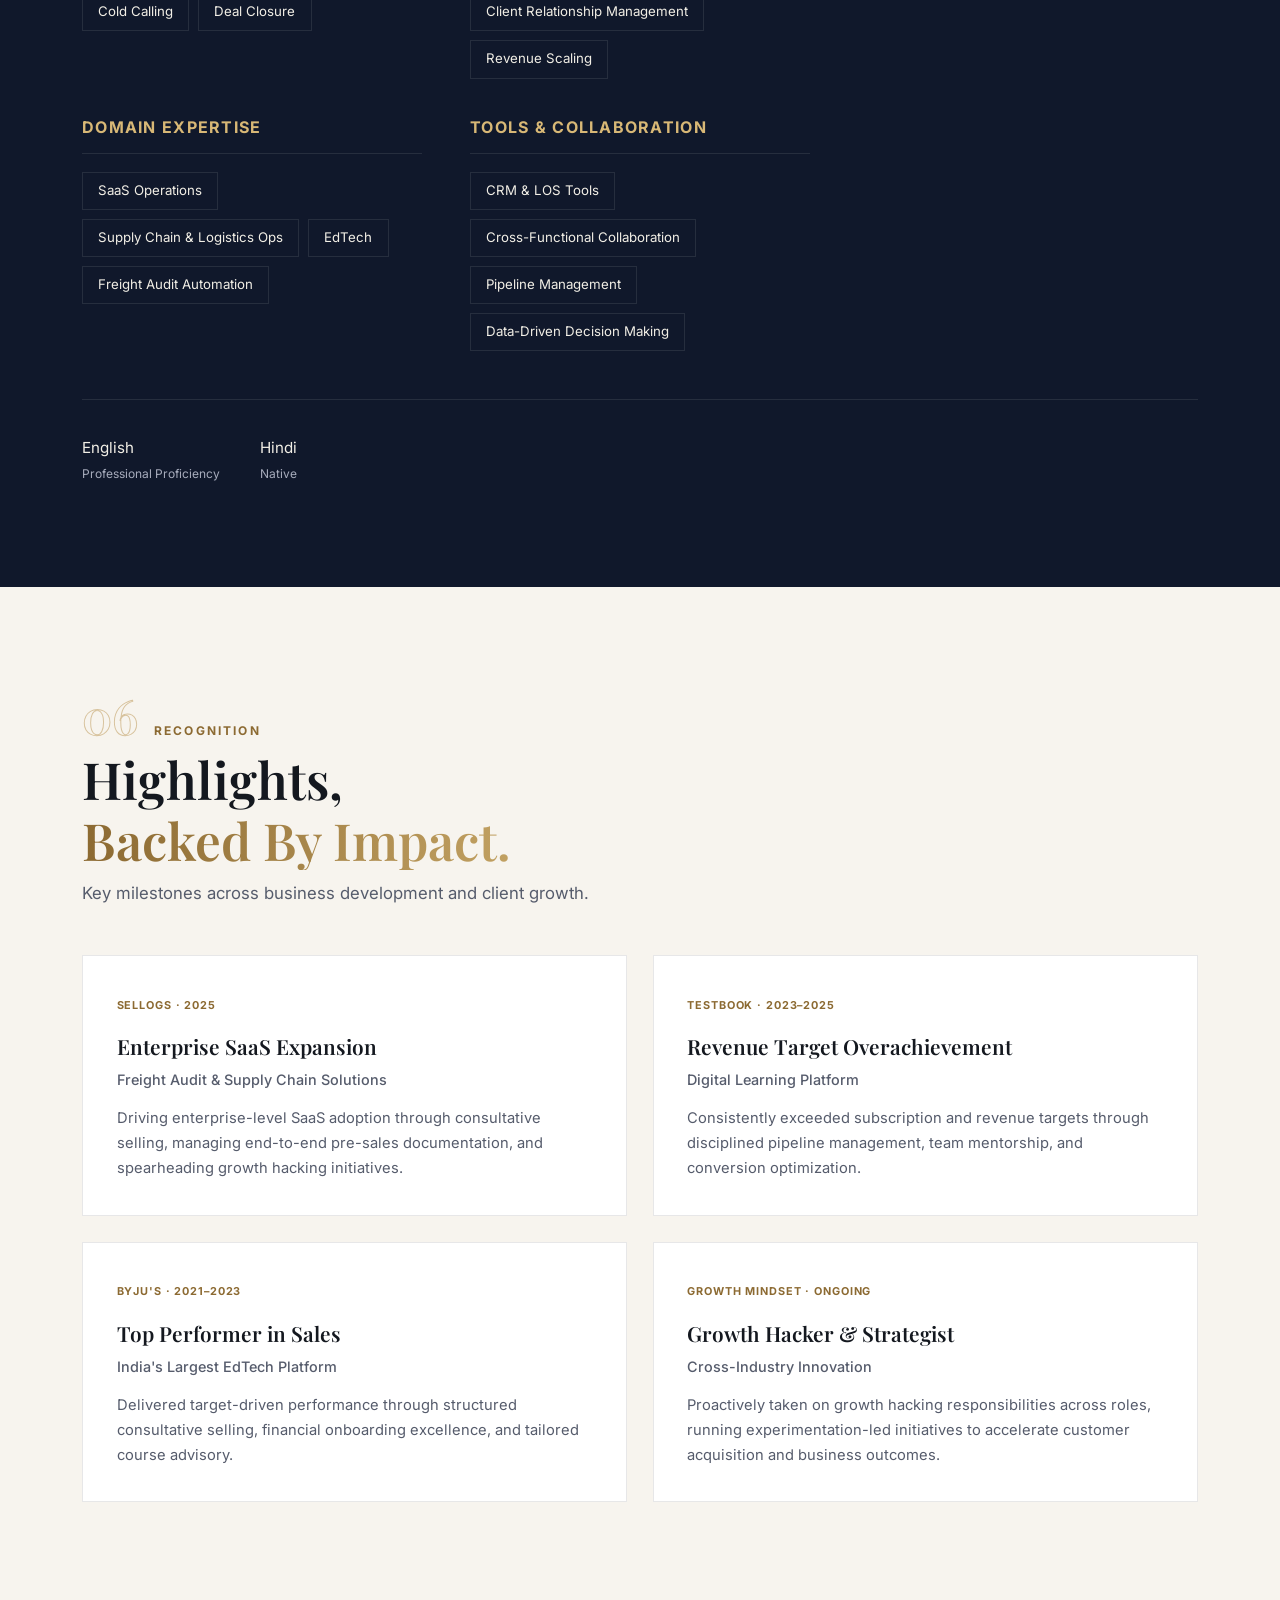
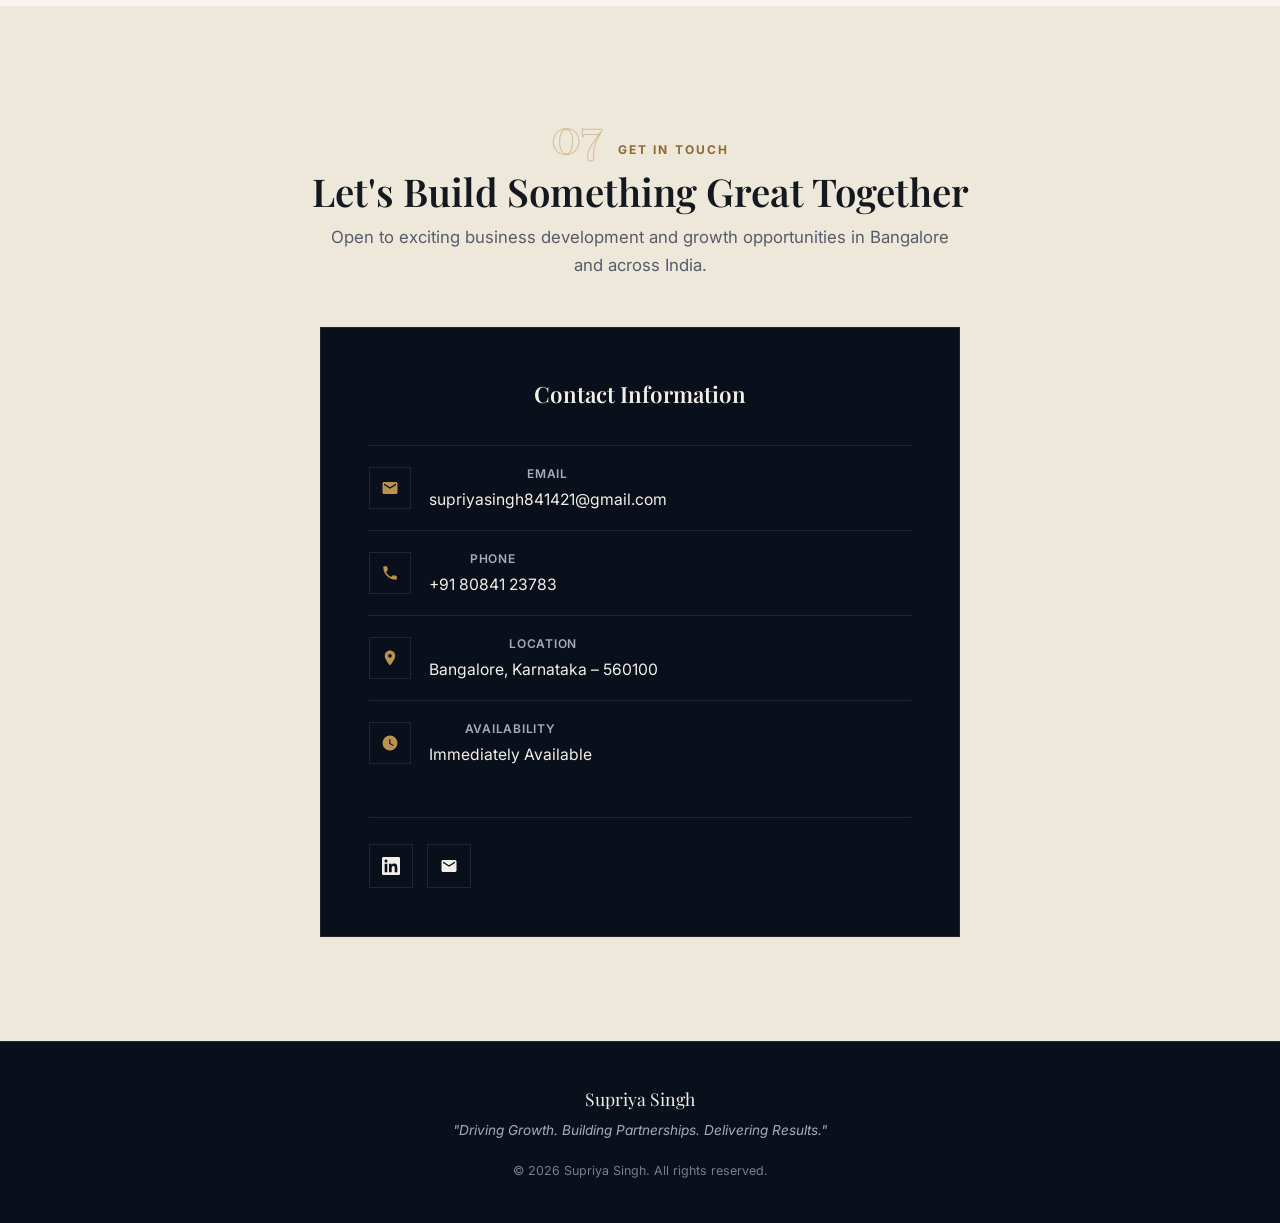
<file: backup_v1/index.html>
<!DOCTYPE html>
<html lang="en" class="no-js">
<head>
<script>document.documentElement.classList.remove('no-js');</script>
<meta charset="UTF-8">
<meta name="viewport" content="width=device-width, initial-scale=1.0">
<title>Supriya Singh | Business Development Manager</title>
<meta name="description" content="Results-driven Business Development Manager with 4+ years across B2B & B2C environments, specializing in strategic partnerships, revenue growth, and market expansion.">
<link rel="preconnect" href="https://fonts.googleapis.com">
<link rel="preconnect" href="https://fonts.gstatic.com" crossorigin>
<link href="https://fonts.googleapis.com/css2?family=Inter:wght@400;500;600;700&family=Playfair+Display:wght@500;600;700&display=swap" rel="stylesheet">
<link rel="stylesheet" href="assets/css/style.css">
</head>
<body>

<nav id="navbar">
    <div class="nav-container">
        <a href="#hero" class="logo">
            <span class="logo-mark">SS</span>
            <span>Supriya Singh</span>
        </a>
        <ul class="nav-links">
            <li><a href="#about">About</a></li>
            <li><a href="#experience">Experience</a></li>
            <li><a href="#projects">Initiatives</a></li>
            <li><a href="#skills">Skills</a></li>
            <li><a href="#education">Education</a></li>
            <li><a href="#contact">Contact</a></li>
        </ul>
        <button class="mobile-menu-btn" aria-label="Toggle menu" aria-expanded="false">☰</button>
    </div>
</nav>

<!-- Hero -->
<section id="hero">
    <div class="hero-grid">
        <div>
            <p class="hero-eyebrow">Business Development & Growth</p>
            <h1 class="hero-name">Supriya Singh</h1>
            <p class="hero-role">4+ years driving revenue growth, building strategic partnerships, and scaling market presence across <strong>EdTech, SaaS & Supply Chain</strong></p>
            <p class="hero-pitch">
                From consultative enterprise selling at Sellogs to exceeding subscription targets at Testbook and BYJU'S, I bring a proven track record of pipeline management, client acquisition, and GTM execution. Currently seeking challenging roles — <strong style="color:var(--brass-bright)">Business Development Manager, Growth Lead, or Enterprise Sales Manager</strong> — in Bangalore and beyond.
            </p>
            <div class="hero-actions">
                <a href="#experience" class="btn btn-brass">View Experience</a>
                <a href="#contact" class="btn btn-outline-dark">Get In Touch</a>
            </div>
            <div class="hero-meta">
                <span><svg width="15" height="15" viewBox="0 0 24 24" fill="currentColor"><path d="M12 2C8.13 2 5 5.13 5 9c0 5.25 7 13 7 13s7-7.75 7-13c0-3.87-3.13-7-7-7zm0 9.5A2.5 2.5 0 1 1 12 6.5a2.5 2.5 0 0 1 0 5z"/></svg>Bangalore, India</span>
                <span><svg width="15" height="15" viewBox="0 0 24 24" fill="currentColor"><path d="M12 2a10 10 0 1 0 10 10A10 10 0 0 0 12 2zm.5 5v5.25l4.5 2.67-.75 1.23L11 13V7z"/></svg>Immediately Available</span>
            </div>
        </div>
        <div class="hero-photo-frame">
            <img src="assets/images/profile.jpg" alt="Supriya Singh" class="hero-photo">
        </div>
    </div>
</section>

<!-- Impact strip -->
<section id="impact">
    <div class="wrap impact-grid">
        <div class="impact-item">
            <div class="impact-number"><span>4+</span></div>
            <div class="impact-label">Years of Experience</div>
        </div>
        <div class="impact-item">
            <div class="impact-number"><span>3</span></div>
            <div class="impact-label">Industries Conquered</div>
        </div>
        <div class="impact-item">
            <div class="impact-number"><span>B2B + B2C</span></div>
            <div class="impact-label">Sales Expertise</div>
        </div>
        <div class="impact-item">
            <div class="impact-number"><span>SaaS</span></div>
            <div class="impact-label">Growth Hacking & GTM</div>
        </div>
    </div>
</section>

<!-- About -->
<section id="about">
    <div class="wrap">
        <div class="about-grid">
            <div class="about-photo" data-reveal>
                <img src="assets/images/profile.jpg" alt="Supriya Singh">
            </div>
            <div data-reveal>
                <div class="chapter-mark"><span class="chapter-number">01</span><p class="eyebrow">About</p></div>
                <h2 class="section-title">Strategy-first mindset, execution-driven results</h2>
                <div class="rule"></div>
                <p class="about-text">
                    I'm a results-driven Business Development Manager with 4+ years of experience across B2B and B2C environments, specializing in strategic partnerships, revenue growth, and market expansion. Skilled at identifying and capitalizing on emerging opportunities to drive measurable gains in sales performance and market share.
                </p>
                <p class="about-text">
                    My approach combines consultative selling with data-driven decision making — from leading enterprise-level freight audit and supply chain SaaS sales at Sellogs to building high-converting acquisition funnels at Testbook and BYJU'S. I'm adept at building strong stakeholder relationships and leading business development initiatives supported by hands-on use of CRM tools to deliver sustainable growth.
                </p>
                <dl class="about-facts">
                    <div class="about-fact"><dt>Experience</dt><dd>4+ years, 3 industries</dd></div>
                    <div class="about-fact"><dt>Education</dt><dd>B.Sc., RMLAU University</dd></div>
                    <div class="about-fact"><dt>Expertise</dt><dd>Enterprise Sales & SaaS Growth</dd></div>
                    <div class="about-fact"><dt>Languages</dt><dd>English, Hindi</dd></div>
                </dl>
            </div>
        </div>
    </div>
</section>

<!-- Experience -->
<section id="experience">
    <div class="wrap">
        <div class="chapter-mark" data-reveal><span class="chapter-number">02</span><p class="eyebrow">Career</p></div>
        <h2 class="headline-cinematic" data-reveal="big">Built Through Hustle.<span class="brass-line">Proven Across Three Industries.</span></h2>
        <p class="section-subtitle" data-reveal>A journey of consultative selling, growth hacking, and revenue acceleration across EdTech, SaaS, and Supply Chain.</p>

        <div class="timeline">
            <div class="exp-card" data-reveal>
                <div class="exp-side">
                    <h3>Business Development Manager</h3>
                    <p class="exp-company">Sellogs Metamediary Solutions Pvt. Ltd.</p>
                    <p class="exp-meta-line">Bangalore, Karnataka<br>May 2025 – Present</p>
                </div>
                <div class="exp-body">
                    <p class="exp-section-label">Key Responsibilities & Impact</p>
                    <ul class="exp-list">
                        <li>Drive <strong>enterprise hunting and account farming</strong> for Freight Audit Automation, LOS, and Supply Chain SaaS solutions through consultative field sales engagements</li>
                        <li>Lead client discovery, solution consultations, and referral-led lead generation, <strong>converting business needs into scalable SaaS opportunities</strong></li>
                        <li>Own pre-sales and commercial documentation including <strong>PoCs, SOWs, proposals, and BRDs</strong> to support deal closures and expansions</li>
                        <li>Partner cross-functionally with product and tech teams to ensure <strong>seamless execution and GTM-led customer onboarding</strong></li>
                        <li>Spearhead <strong>Growth Hacker responsibilities</strong>, leading experimentation-driven initiatives to accelerate customer acquisition and business growth</li>
                    </ul>
                </div>
            </div>

            <div class="exp-card" data-reveal>
                <div class="exp-side">
                    <h3>Senior Academic Counsellor <br><span style="font-weight:400;font-size:0.95rem;color:var(--ink-faint)">(Team Lead)</span></h3>
                    <p class="exp-company">Testbook Edu Solutions Pvt. Ltd.</p>
                    <p class="exp-meta-line">Remote / PAN India<br>Jul 2023 – May 2025</p>
                </div>
                <div class="exp-body">
                    <p class="exp-section-label">Key Achievements</p>
                    <ul class="exp-list">
                        <li>Engaged in <strong>consultative learner acquisition</strong>, promoting Testbook's digital learning solutions across phone and online platforms</li>
                        <li>Achieved and <strong>surpassed subscription and revenue targets</strong> through disciplined pipeline management and conversion-focused follow-ups</li>
                        <li>Mentored junior counsellors and <strong>contributed to team-level performance optimization</strong>, improving overall conversion rates</li>
                        <li>Built deep understanding of <strong>competitive exam landscape</strong> to provide tailored guidance and maximize learner outcomes</li>
                    </ul>
                </div>
            </div>

            <div class="exp-card" data-reveal>
                <div class="exp-side">
                    <h3>Senior Business Development Associate</h3>
                    <p class="exp-company">Think and Learn Pvt. Ltd. (BYJU'S)</p>
                    <p class="exp-meta-line">Bangalore, Karnataka<br>Nov 2021 – Jul 2023</p>
                </div>
                <div class="exp-body">
                    <p class="exp-section-label">Key Achievements</p>
                    <ul class="exp-list">
                        <li>Led <strong>prospect engagement and conversion</strong> for BYJU'S educational offerings through structured consultative selling</li>
                        <li>Provided <strong>tailored course advisory</strong> based on learner readiness and academic goals, driving high conversion rates</li>
                        <li>Supported <strong>financial onboarding and EMI closures</strong>, coordinating with internal teams for seamless post-sale experience</li>
                        <li>Delivered <strong>target-driven performance</strong> while contributing insights to enhance product positioning and sales effectiveness</li>
                    </ul>
                </div>
            </div>
        </div>
    </div>
</section>

<!-- Education -->
<section id="education" style="background:var(--paper-alt)">
    <div class="wrap">
        <div class="chapter-mark" data-reveal><span class="chapter-number">03</span><p class="eyebrow">Education</p></div>
        <h2 class="section-title" data-reveal>Academic Foundation</h2>
        <p class="section-subtitle" data-reveal>A science background providing analytical rigor and structured thinking for business development.</p>

        <div class="edu-grid">
            <div class="edu-card" data-reveal>
                <h3>Bachelor of Science (B.Sc.)</h3>
                <p class="edu-school">RMLAU University</p>
                <p class="edu-duration">2018 – 2021</p>
                <ul class="edu-highlights">
                    <li>Strong analytical and logical foundation applied to data-driven sales strategies</li>
                    <li>Developed research mindset and problem-solving skills directly transferable to market analysis and competitive intelligence</li>
                </ul>
            </div>
            <div class="edu-card" data-reveal>
                <h3>Continuous Professional Development</h3>
                <p class="edu-school">Self-Directed Learning</p>
                <p class="edu-duration">Ongoing</p>
                <ul class="edu-highlights">
                    <li>CRM platforms, sales automation tools, and pipeline management systems</li>
                    <li>Growth hacking frameworks, A/B testing methodologies, and GTM strategy playbooks</li>
                </ul>
            </div>
        </div>
    </div>
</section>

<!-- Projects / Initiatives -->
<section id="projects">
    <div class="wrap">
        <div class="chapter-mark" data-reveal><span class="chapter-number">04</span><p class="eyebrow">Flagship Initiatives</p></div>
        <h2 class="headline-cinematic" data-reveal="big">Selected Initiatives.<span class="brass-line">Measured In Real Outcomes.</span></h2>
        <p class="section-subtitle" data-reveal>Three initiatives that showcase strategic impact and end-to-end execution.</p>

        <div class="proj-grid">
            <div class="proj-card" data-reveal>
                <div class="proj-panel">
                    <span class="proj-number">01</span>
                    <span class="proj-type">Enterprise SaaS Sales</span>
                </div>
                <div class="proj-content">
                    <h3>Sellogs — Enterprise Growth & SaaS GTM</h3>
                    <p class="proj-duration">May 2025 – Present</p>
                    <p class="proj-desc">Driving enterprise-level freight audit and supply chain SaaS adoption through consultative field sales, pre-sales documentation, and cross-functional GTM execution.</p>
                    <div class="outcomes-grid">
                        <div class="outcome-box">Enterprise hunting across logistics & supply chain verticals</div>
                        <div class="outcome-box">Owned PoCs, SOWs, proposals & BRDs end-to-end</div>
                        <div class="outcome-box">Growth hacking initiatives for customer acquisition</div>
                        <div class="outcome-box">Cross-functional collaboration with product & tech</div>
                    </div>
                    <div class="tech-tags">
                        <span class="tech-tag">Consultative Sales</span>
                        <span class="tech-tag">SaaS</span>
                        <span class="tech-tag">GTM Strategy</span>
                        <span class="tech-tag">Growth Hacking</span>
                    </div>
                </div>
            </div>

            <div class="proj-card" data-reveal>
                <div class="proj-panel">
                    <span class="proj-number">02</span>
                    <span class="proj-type">EdTech Revenue Growth</span>
                </div>
                <div class="proj-content">
                    <h3>Testbook — Subscription Revenue & Team Leadership</h3>
                    <p class="proj-duration">Jul 2023 – May 2025</p>
                    <p class="proj-desc">Exceeded subscription revenue targets through disciplined pipeline management, consultative learner engagement, and team-level performance optimization.</p>
                    <div class="outcomes-grid">
                        <div class="outcome-box">Consistently surpassed monthly revenue targets</div>
                        <div class="outcome-box">Mentored junior counsellors to improve conversion</div>
                        <div class="outcome-box">Built deep competitive exam knowledge</div>
                        <div class="outcome-box">Mastered phone & digital sales channels</div>
                    </div>
                    <div class="tech-tags">
                        <span class="tech-tag">Pipeline Management</span>
                        <span class="tech-tag">Team Leadership</span>
                        <span class="tech-tag">EdTech</span>
                    </div>
                </div>
            </div>

            <div class="proj-card" data-reveal>
                <div class="proj-panel">
                    <span class="proj-number">03</span>
                    <span class="proj-type">B2C Sales Engine</span>
                </div>
                <div class="proj-content">
                    <h3>BYJU'S — Consultative Selling at Scale</h3>
                    <p class="proj-duration">Nov 2021 – Jul 2023</p>
                    <p class="proj-desc">Built a structured consultative selling approach for India's largest edtech company, driving prospect engagement, financial onboarding, and post-sale coordination.</p>
                    <div class="outcomes-grid">
                        <div class="outcome-box">Structured consultative selling methodology</div>
                        <div class="outcome-box">Tailored course advisory & learner matching</div>
                        <div class="outcome-box">EMI closures & financial onboarding management</div>
                        <div class="outcome-box">Product positioning insights for sales effectiveness</div>
                    </div>
                    <div class="tech-tags">
                        <span class="tech-tag">B2C Sales</span>
                        <span class="tech-tag">CRM</span>
                        <span class="tech-tag">Consultative Selling</span>
                    </div>
                </div>
            </div>
        </div>
    </div>
</section>

<!-- Skills -->
<section id="skills" class="section-on-dark">
    <div class="wrap">
        <div class="chapter-mark" data-reveal><span class="chapter-number">05</span><p class="eyebrow">Competencies</p></div>
        <h2 class="section-title" data-reveal>Skills</h2>
        <p class="section-subtitle" data-reveal>Capabilities built across 4+ years of multi-industry business development.</p>

        <div class="skills-grid">
            <div class="skill-group" data-reveal>
                <h3>Business Development</h3>
                <div class="skill-pills">
                    <span class="pill">Business Development & Sales Strategy</span>
                    <span class="pill">Enterprise Account Management</span>
                    <span class="pill">Lead Generation</span>
                    <span class="pill">GTM Strategy</span>
                    <span class="pill">Cold Calling</span>
                    <span class="pill">Deal Closure</span>
                </div>
            </div>
            <div class="skill-group" data-reveal>
                <h3>Sales & Growth</h3>
                <div class="skill-pills">
                    <span class="pill">Negotiation & Deal Closure</span>
                    <span class="pill">Growth Hacking & Experimentation</span>
                    <span class="pill">Market & Competitive Analysis</span>
                    <span class="pill">Client Relationship Management</span>
                    <span class="pill">Revenue Scaling</span>
                </div>
            </div>
            <div class="skill-group" data-reveal>
                <h3>Pre-Sales & Solutioning</h3>
                <div class="skill-pills">
                    <span class="pill">PoCs & SOWs</span>
                    <span class="pill">BRDs & Proposals</span>
                    <span class="pill">Presentations & Strategic Communication</span>
                    <span class="pill">Solution Consulting</span>
                </div>
            </div>
            <div class="skill-group" data-reveal>
                <h3>Domain Expertise</h3>
                <div class="skill-pills">
                    <span class="pill">SaaS Operations</span>
                    <span class="pill">Supply Chain & Logistics Ops</span>
                    <span class="pill">EdTech</span>
                    <span class="pill">Freight Audit Automation</span>
                </div>
            </div>
            <div class="skill-group" data-reveal>
                <h3>Tools & Collaboration</h3>
                <div class="skill-pills">
                    <span class="pill">CRM & LOS Tools</span>
                    <span class="pill">Cross-Functional Collaboration</span>
                    <span class="pill">Pipeline Management</span>
                    <span class="pill">Data-Driven Decision Making</span>
                </div>
            </div>
        </div>

        <div class="lang-row" data-reveal>
            <div class="lang-item">English <span>Professional Proficiency</span></div>
            <div class="lang-item">Hindi <span>Native</span></div>
        </div>
    </div>
</section>

<!-- Achievements -->
<section id="achievements">
    <div class="wrap">
        <div class="chapter-mark" data-reveal><span class="chapter-number">06</span><p class="eyebrow">Recognition</p></div>
        <h2 class="headline-cinematic" data-reveal="big">Highlights,<span class="brass-line">Backed By Impact.</span></h2>
        <p class="section-subtitle" data-reveal>Key milestones across business development and client growth.</p>

        <div class="achievements-grid achievements-grid--light">
            <div class="ach-card ach-card--light" data-reveal>
                <span class="ach-badge ach-badge--light">Sellogs · 2025</span>
                <h3 class="ach-title--light">Enterprise SaaS Expansion</h3>
                <p class="ach-org ach-org--light">Freight Audit & Supply Chain Solutions</p>
                <p class="ach-desc ach-desc--light">Driving enterprise-level SaaS adoption through consultative selling, managing end-to-end pre-sales documentation, and spearheading growth hacking initiatives.</p>
            </div>
            <div class="ach-card ach-card--light" data-reveal>
                <span class="ach-badge ach-badge--light">Testbook · 2023–2025</span>
                <h3 class="ach-title--light">Revenue Target Overachievement</h3>
                <p class="ach-org ach-org--light">Digital Learning Platform</p>
                <p class="ach-desc ach-desc--light">Consistently exceeded subscription and revenue targets through disciplined pipeline management, team mentorship, and conversion optimization.</p>
            </div>
            <div class="ach-card ach-card--light" data-reveal>
                <span class="ach-badge ach-badge--light">BYJU'S · 2021–2023</span>
                <h3 class="ach-title--light">Top Performer in Sales</h3>
                <p class="ach-org ach-org--light">India's Largest EdTech Platform</p>
                <p class="ach-desc ach-desc--light">Delivered target-driven performance through structured consultative selling, financial onboarding excellence, and tailored course advisory.</p>
            </div>
            <div class="ach-card ach-card--light" data-reveal>
                <span class="ach-badge ach-badge--light">Growth Mindset · Ongoing</span>
                <h3 class="ach-title--light">Growth Hacker & Strategist</h3>
                <p class="ach-org ach-org--light">Cross-Industry Innovation</p>
                <p class="ach-desc ach-desc--light">Proactively taken on growth hacking responsibilities across roles, running experimentation-led initiatives to accelerate customer acquisition and business outcomes.</p>
            </div>
        </div>
    </div>
</section>

<!-- Contact -->
<section id="contact" style="background:var(--paper-alt)">
    <div class="wrap" style="text-align:center">
        <div class="chapter-mark" data-reveal style="justify-content:center"><span class="chapter-number">07</span><p class="eyebrow">Get In Touch</p></div>
        <h2 class="section-title" data-reveal>Let's Build Something Great Together</h2>
        <p class="section-subtitle" data-reveal style="margin-left:auto;margin-right:auto">Open to exciting business development and growth opportunities in Bangalore and across India.</p>

        <div class="contact-card" data-reveal>
            <h3>Contact Information</h3>
            <a href="mailto:supriyasingh841421@gmail.com" class="contact-row">
                <span class="contact-icon"><svg width="18" height="18" fill="currentColor" viewBox="0 0 24 24"><path d="M20 4H4c-1.1 0-1.99.9-1.99 2L2 18c0 1.1.9 2 2 2h16c1.1 0 2-.9 2-2V6c0-1.1-.9-2-2-2zm0 4l-8 5-8-5V6l8 5 8-5v2z"/></svg></span>
                <span class="contact-detail"><h4>Email</h4><p>supriyasingh841421@gmail.com</p></span>
            </a>
            <a href="tel:+918084123783" class="contact-row">
                <span class="contact-icon"><svg width="18" height="18" fill="currentColor" viewBox="0 0 24 24"><path d="M6.62 10.79c1.44 2.83 3.76 5.14 6.59 6.59l2.2-2.2c.27-.27.67-.36 1.02-.24 1.12.37 2.33.57 3.57.57.55 0 1 .45 1 1V20c0 .55-.45 1-1 1-9.39 0-17-7.61-17-17 0-.55.45-1 1-1h3.5c.55 0 1 .45 1 1 0 1.25.2 2.45.57 3.57.11.35.03.74-.25 1.02l-2.2 2.2z"/></svg></span>
                <span class="contact-detail"><h4>Phone</h4><p>+91 80841 23783</p></span>
            </a>
            <div class="contact-row" style="cursor:default">
                <span class="contact-icon"><svg width="18" height="18" fill="currentColor" viewBox="0 0 24 24"><path d="M12 2C8.13 2 5 5.13 5 9c0 5.25 7 13 7 13s7-7.75 7-13c0-3.87-3.13-7-7-7zm0 9.5A2.5 2.5 0 1 1 12 6.5a2.5 2.5 0 0 1 0 5z"/></svg></span>
                <span class="contact-detail"><h4>Location</h4><p>Bangalore, Karnataka – 560100</p></span>
            </div>
            <div class="contact-row" style="cursor:default">
                <span class="contact-icon"><svg width="18" height="18" fill="currentColor" viewBox="0 0 24 24"><path d="M12 2a10 10 0 1 0 10 10A10 10 0 0 0 12 2zm.5 5v5.25l4.5 2.67-.75 1.23L11 13V7z"/></svg></span>
                <span class="contact-detail"><h4>Availability</h4><p>Immediately Available</p></span>
            </div>
            <div class="contact-socials">
                <a href="https://www.linkedin.com/in/supriya-singh/" target="_blank" rel="noopener" class="social-link" title="LinkedIn">
                    <svg width="18" height="18" fill="currentColor" viewBox="0 0 24 24"><path d="M20.447 20.452h-3.554v-5.569c0-1.328-.027-3.037-1.852-3.037-1.853 0-2.136 1.445-2.136 2.939v5.667H9.351V9h3.414v1.561h.046c.477-.9 1.637-1.85 3.37-1.85 3.601 0 4.267 2.37 4.267 5.455v6.286zM5.337 7.433c-1.144 0-2.063-.926-2.063-2.065 0-1.138.92-2.063 2.063-2.063 1.14 0 2.064.925 2.064 2.063 0 1.139-.925 2.065-2.064 2.065zm1.782 13.019H3.555V9h3.564v11.452zM22.225 0H1.771C.792 0 0 .774 0 1.729v20.542C0 23.227.792 24 1.771 24h20.451C23.2 24 24 23.227 24 22.271V1.729C24 .774 23.2 0 22.222 0h.003z"/></svg>
                </a>
                <a href="mailto:supriyasingh841421@gmail.com" class="social-link" title="Email">
                    <svg width="18" height="18" fill="currentColor" viewBox="0 0 24 24"><path d="M20 4H4c-1.1 0-1.99.9-1.99 2L2 18c0 1.1.9 2 2 2h16c1.1 0 2-.9 2-2V6c0-1.1-.9-2-2-2zm0 4l-8 5-8-5V6l8 5 8-5v2z"/></svg>
                </a>
            </div>
        </div>
    </div>
</section>

<footer>
    <p class="footer-name">Supriya Singh</p>
    <p class="footer-tagline">"Driving Growth. Building Partnerships. Delivering Results."</p>
    <p class="footer-copy">© 2026 Supriya Singh. All rights reserved.</p>
</footer>

<script src="assets/js/main.js"></script>
</body>
</html>
</file>
<file: assets/css/style.css>
/* ============================================================
   Supriya Singh — Portfolio
   Design system: deep navy & warm gold, executive/editorial
   Adapted from reference with interactive parallax & magnetic UI
   ============================================================ */

:root {
    /* Dark (navy) surfaces */
    --navy-deep: #0A0F1C;
    --navy: #10182B;
    --navy-card: #17203A;
    --navy-line: rgba(237, 233, 223, 0.10);

    /* Light (paper) surfaces */
    --paper: #F7F4EE;
    --paper-card: #FFFFFF;
    --paper-alt: #EEE8DA;
    --paper-line: rgba(20, 24, 31, 0.10);

    /* Text */
    --ink: #14181F;
    --ink-muted: #565C6C;
    --ink-faint: #8A8F9C;
    --cream: #F2EFE6;
    --cream-muted: #A7ACBC;

    /* Brass accent */
    --brass: #B9924E;
    --brass-bright: #D8B876;
    --brass-deep: #8C6A32;

    --shadow-sm: 0 2px 10px rgba(10, 15, 28, 0.06);
    --shadow-md: 0 10px 30px rgba(10, 15, 28, 0.10);
    --shadow-lg: 0 20px 60px rgba(10, 15, 28, 0.18);

    --serif: 'Playfair Display', Georgia, serif;
    --sans: 'Inter', -apple-system, BlinkMacSystemFont, 'Segoe UI', sans-serif;

    --max-w: 1180px;
}

* { margin: 0; padding: 0; box-sizing: border-box; }

html { scroll-behavior: smooth; }

body {
    font-family: var(--sans);
    background: var(--paper);
    color: var(--ink);
    line-height: 1.65;
    overflow-x: hidden;
    position: relative;
}

h1, h2, h3, h4 { font-family: var(--serif); font-weight: 600; color: var(--ink); }

a { color: inherit; }

img { display: block; max-width: 100%; }

.wrap {
    max-width: var(--max-w);
    margin: 0 auto;
    padding: 0 2rem;
    position: relative;
    z-index: 2;
}

section { 
    padding: 6.5rem 0; 
    position: relative;
    z-index: 2;
}

.section-alt {
    background: var(--paper-alt);
}

.section-on-dark { 
    background: var(--navy); 
    color: var(--cream); 
    overflow: hidden;
}
.section-on-dark h2, .section-on-dark h3, .section-on-dark h4 { color: var(--cream); }

/* -------------------- Interactive Canvas & Ambient Glow -------------------- */
#magnetic-canvas {
    position: fixed;
    top: 0;
    left: 0;
    width: 100vw;
    height: 100vh;
    pointer-events: none;
    z-index: 1;
}

#cursor-glow {
    position: fixed;
    width: 480px;
    height: 480px;
    border-radius: 50%;
    pointer-events: none;
    transform: translate(-50%, -50%);
    background: radial-gradient(circle, rgba(216, 184, 118, 0.08) 0%, rgba(185, 146, 78, 0.03) 40%, transparent 70%);
    z-index: 1;
    transition: opacity 0.4s ease;
    mix-blend-mode: multiply;
}

.section-on-dark ~ #cursor-glow,
body.dark-mode #cursor-glow {
    mix-blend-mode: screen;
}

/* -------------------- Floating Parallax Background Orbs -------------------- */
.parallax-bg {
    position: absolute;
    inset: 0;
    pointer-events: none;
    overflow: hidden;
    z-index: 1;
}

.hero-orb {
    position: absolute;
    border-radius: 50%;
    filter: blur(80px);
    opacity: 0.25;
    pointer-events: none;
}

.hero-orb--1 {
    width: 500px;
    height: 500px;
    background: radial-gradient(circle, var(--brass-bright), transparent 70%);
    top: -150px;
    right: -100px;
}

.hero-orb--2 {
    width: 350px;
    height: 350px;
    background: radial-gradient(circle, rgba(64, 110, 180, 0.35), transparent 70%);
    bottom: -100px;
    left: 5%;
}

.hero-orb--3 {
    width: 280px;
    height: 280px;
    background: radial-gradient(circle, var(--brass), transparent 70%);
    top: 40%;
    left: 35%;
}

.hero-orb--4 {
    width: 450px;
    height: 450px;
    background: radial-gradient(circle, rgba(216, 184, 118, 0.2), transparent 70%);
    top: -100px;
    left: -100px;
}

.hero-orb--5 {
    width: 400px;
    height: 400px;
    background: radial-gradient(circle, rgba(60, 90, 150, 0.25), transparent 70%);
    bottom: -100px;
    right: -50px;
}

/* -------------------- Magnetic Elements & 3D Tilt -------------------- */
.magnetic-btn, .magnetic-pill {
    transition: transform 0.2s cubic-bezier(0.25, 1, 0.5, 1), box-shadow 0.2s ease, border-color 0.2s ease;
    will-change: transform;
    display: inline-flex;
}

.magnetic-card {
    transition: transform 0.2s cubic-bezier(0.25, 1, 0.5, 1), box-shadow 0.3s ease, border-color 0.3s ease;
    transform-style: preserve-3d;
    will-change: transform;
}

.eyebrow {
    display: inline-block;
    font-family: var(--sans);
    font-size: 0.75rem;
    font-weight: 700;
    letter-spacing: 0.18em;
    text-transform: uppercase;
    color: var(--brass-deep);
    margin-bottom: 0.9rem;
}

.section-on-dark .eyebrow { color: var(--brass-bright); }

.section-title {
    font-size: clamp(1.9rem, 3vw, 2.5rem);
    line-height: 1.2;
    margin-bottom: 0.6rem;
}

.section-subtitle {
    color: var(--ink-muted);
    font-size: 1.05rem;
    max-width: 640px;
    margin-bottom: 3rem;
}

.section-on-dark .section-subtitle { color: var(--cream-muted); }

.rule {
    width: 46px;
    height: 2px;
    background: var(--brass);
    margin: 1.1rem 0 1.6rem;
}

/* -------------------- Chapter marks & cinematic headlines -------------------- */
.chapter-mark {
    display: flex;
    align-items: baseline;
    gap: 1rem;
    margin-bottom: 0.5rem;
}

.chapter-number {
    font-family: var(--serif);
    font-size: 3rem;
    line-height: 1;
    font-weight: 600;
    color: transparent;
    -webkit-text-stroke: 1px var(--brass);
    opacity: 0.5;
}

.section-on-dark .chapter-number { -webkit-text-stroke-color: var(--brass-bright); }

.chapter-mark .eyebrow { margin-bottom: 0; }

.headline-cinematic {
    font-size: clamp(2.1rem, 4vw, 3.2rem);
    line-height: 1.18;
    margin-bottom: 0.6rem;
}

.headline-cinematic .brass-line {
    display: block;
    background: linear-gradient(90deg, var(--brass-deep), var(--brass-bright) 55%, var(--brass));
    -webkit-background-clip: text;
    background-clip: text;
    color: transparent;
}

[data-reveal="big"] {
    transform: translateY(34px);
    transition: opacity 0.9s cubic-bezier(.16,.84,.44,1), transform 0.9s cubic-bezier(.16,.84,.44,1);
}

/* -------------------- Reveal-on-scroll -------------------- */
[data-reveal] {
    opacity: 0;
    transform: translateY(18px);
    transition: opacity 0.7s ease, transform 0.7s ease;
}
[data-reveal].visible { opacity: 1; transform: translateY(0); }

.no-js [data-reveal] { opacity: 1; transform: none; }

@media (prefers-reduced-motion: reduce) {
    [data-reveal] { opacity: 1; transform: none; transition: none; }
    .hero-orb { display: none; }
    #cursor-glow { display: none; }
    #magnetic-canvas { display: none; }
}

/* -------------------- Navigation -------------------- */
nav {
    position: fixed;
    top: 0;
    left: 0;
    right: 0;
    z-index: 1000;
    padding: 1.4rem 0;
    transition: background 0.35s ease, padding 0.35s ease, box-shadow 0.35s ease, border-color 0.35s ease;
    border-bottom: 1px solid transparent;
}

nav.scrolled {
    background: rgba(10, 15, 28, 0.92);
    backdrop-filter: blur(14px);
    padding: 0.85rem 0;
    box-shadow: var(--shadow-md);
    border-bottom-color: var(--navy-line);
}

.nav-container {
    max-width: var(--max-w);
    margin: 0 auto;
    padding: 0 2rem;
    display: flex;
    justify-content: space-between;
    align-items: center;
}

.logo {
    display: flex;
    align-items: center;
    gap: 0.75rem;
    text-decoration: none;
    font-family: var(--serif);
    font-size: 1.05rem;
    letter-spacing: 0.02em;
    color: var(--cream);
}

.logo-mark {
    width: 40px;
    height: 40px;
    border: 1.5px solid var(--brass);
    color: var(--brass-bright);
    display: flex;
    align-items: center;
    justify-content: center;
    font-family: var(--serif);
    font-size: 1rem;
    font-weight: 600;
    flex-shrink: 0;
    transition: transform 0.3s ease, border-color 0.3s ease;
}

.logo:hover .logo-mark {
    transform: rotate(5deg) scale(1.05);
    border-color: var(--brass-bright);
}

.nav-links {
    display: flex;
    gap: 2.1rem;
    list-style: none;
}

.nav-links a {
    text-decoration: none;
    color: var(--cream-muted);
    font-size: 0.85rem;
    font-weight: 500;
    letter-spacing: 0.03em;
    transition: color 0.25s ease;
    position: relative;
}

.nav-links a::after {
    content: '';
    position: absolute;
    bottom: -4px;
    left: 0;
    width: 0;
    height: 1px;
    background: var(--brass-bright);
    transition: width 0.25s ease;
}

.nav-links a:hover { color: var(--brass-bright); }
.nav-links a:hover::after { width: 100%; }

.mobile-menu-btn {
    display: none;
    background: none;
    border: 1px solid var(--navy-line);
    color: var(--cream);
    width: 42px;
    height: 42px;
    font-size: 1.1rem;
    cursor: pointer;
}

/* -------------------- Hero -------------------- */
#hero {
    background:
        radial-gradient(ellipse 900px 500px at 82% -10%, rgba(185, 146, 78, 0.16), transparent 60%),
        var(--navy-deep);
    color: var(--cream);
    min-height: 100vh;
    display: flex;
    align-items: center;
    padding-top: 7rem;
    position: relative;
    overflow: hidden;
}

.hero-grid {
    display: grid;
    grid-template-columns: 1.15fr 0.85fr;
    gap: 4rem;
    align-items: center;
    max-width: var(--max-w);
    margin: 0 auto;
    padding: 0 2rem;
    position: relative;
    z-index: 2;
}

.hero-eyebrow {
    display: flex;
    align-items: center;
    gap: 0.7rem;
    color: var(--brass-bright);
    font-size: 0.8rem;
    font-weight: 600;
    letter-spacing: 0.16em;
    text-transform: uppercase;
    margin-bottom: 1.6rem;
}

.hero-eyebrow::before {
    content: '';
    width: 30px;
    height: 1px;
    background: var(--brass);
}

.hero-name {
    font-size: clamp(2.6rem, 5vw, 3.8rem);
    line-height: 1.08;
    margin-bottom: 0.9rem;
    color: var(--cream);
    letter-spacing: -0.01em;
}

.hero-role {
    font-family: var(--sans);
    font-size: 1.05rem;
    font-weight: 500;
    color: var(--cream-muted);
    margin-bottom: 1.7rem;
    max-width: 540px;
}

.hero-role strong { color: var(--brass-bright); font-weight: 600; }

.hero-pitch {
    font-size: 1.02rem;
    color: var(--cream-muted);
    line-height: 1.85;
    max-width: 560px;
    margin-bottom: 2.3rem;
}

.hero-actions {
    display: flex;
    flex-wrap: wrap;
    gap: 1rem;
    margin-bottom: 2.4rem;
}

.btn {
    display: inline-flex;
    align-items: center;
    gap: 0.5rem;
    padding: 0.9rem 1.9rem;
    font-size: 0.88rem;
    font-weight: 600;
    letter-spacing: 0.02em;
    text-decoration: none;
    border: 1.5px solid transparent;
    cursor: pointer;
    transition: all 0.25s ease;
}

.btn-brass {
    background: var(--brass);
    color: var(--navy-deep);
    border-color: var(--brass);
}
.btn-brass:hover { 
    background: var(--brass-bright); 
    border-color: var(--brass-bright);
    box-shadow: 0 8px 24px rgba(185, 146, 78, 0.3);
}

.btn-outline-dark {
    border-color: rgba(242, 239, 230, 0.35);
    color: var(--cream);
}
.btn-outline-dark:hover { 
    border-color: var(--brass-bright); 
    color: var(--brass-bright);
    box-shadow: 0 8px 24px rgba(216, 184, 118, 0.15);
}

.hero-meta {
    display: flex;
    flex-wrap: wrap;
    gap: 1.7rem;
    font-size: 0.85rem;
    color: var(--cream-muted);
}

.hero-meta span { display: flex; align-items: center; gap: 0.5rem; }
.hero-meta svg { flex-shrink: 0; color: var(--brass); }

.hero-photo-frame {
    position: relative;
    aspect-ratio: 4 / 5;
    border: 1px solid var(--navy-line);
    padding: 14px;
    background: rgba(16, 24, 43, 0.4);
    backdrop-filter: blur(8px);
}

.hero-photo-frame::before {
    content: '';
    position: absolute;
    inset: -14px -14px auto auto;
    top: -14px;
    right: -14px;
    width: 90px;
    height: 90px;
    border-top: 1.5px solid var(--brass);
    border-right: 1.5px solid var(--brass);
    transition: all 0.3s ease;
}

.hero-photo-frame:hover::before {
    top: -18px;
    right: -18px;
    width: 100px;
    height: 100px;
    border-color: var(--brass-bright);
}

.hero-photo {
    width: 100%;
    height: 100%;
    object-fit: cover;
    object-position: 50% 15%;
    border-radius: 2px;
}

/* -------------------- Impact strip -------------------- */
#impact {
    background: var(--paper-alt);
    padding: 3.2rem 0;
    border-bottom: 1px solid var(--paper-line);
    border-top: 1px solid var(--paper-line);
}

.impact-grid {
    display: grid;
    grid-template-columns: repeat(4, 1fr);
    gap: 2rem;
}

.impact-item { 
    text-align: center;
    transition: transform 0.3s ease;
}

.impact-item:hover {
    transform: translateY(-4px);
}

.impact-number {
    font-family: var(--serif);
    font-size: clamp(1.8rem, 3vw, 2.3rem);
    color: var(--ink);
    line-height: 1;
    margin-bottom: 0.5rem;
}

.impact-number span { color: var(--brass-deep); }

.impact-label {
    font-size: 0.8rem;
    color: var(--ink-muted);
    letter-spacing: 0.02em;
    font-weight: 500;
}

/* -------------------- About -------------------- */
.about-grid {
    display: grid;
    grid-template-columns: 0.85fr 1.15fr;
    gap: 4rem;
    align-items: start;
}

.about-photo {
    aspect-ratio: 4 / 5;
    overflow: hidden;
    border: 1px solid var(--paper-line);
    background: var(--paper-card);
    box-shadow: var(--shadow-sm);
}

.about-photo img { 
    width: 100%; 
    height: 100%; 
    object-fit: cover; 
    object-position: 50% 15%;
    transition: transform 0.6s ease;
}

.about-photo:hover img {
    transform: scale(1.03);
}

.about-text {
    color: var(--ink-muted);
    font-size: 1.02rem;
    line-height: 1.9;
    margin-bottom: 1.6rem;
}

.about-facts {
    display: grid;
    grid-template-columns: repeat(2, 1fr);
    gap: 0.9rem 2rem;
    margin: 1.8rem 0 2rem;
    padding-top: 1.8rem;
    border-top: 1px solid var(--paper-line);
}

.about-fact dt {
    font-size: 0.72rem;
    text-transform: uppercase;
    letter-spacing: 0.08em;
    color: var(--brass-deep);
    font-weight: 700;
    margin-bottom: 0.25rem;
}

.about-fact dd { font-size: 0.92rem; color: var(--ink); font-weight: 500; }

/* -------------------- Experience -------------------- */
.timeline { position: relative; }

.exp-card {
    position: relative;
    padding: 2.4rem;
    border: 1px solid var(--paper-line);
    background: var(--paper-card);
    margin-bottom: 1.6rem;
    display: grid;
    grid-template-columns: 240px 1fr;
    gap: 2.5rem;
    border-radius: 4px;
}

.exp-card:hover {
    border-color: var(--brass);
    box-shadow: var(--shadow-md);
}

.exp-side h3 {
    font-size: 1.25rem;
    margin-bottom: 0.3rem;
    line-height: 1.3;
}

.exp-company { color: var(--brass-deep); font-weight: 600; font-size: 0.95rem; margin-bottom: 0.6rem; }

.exp-meta-line {
    font-size: 0.82rem;
    color: var(--ink-faint);
    line-height: 1.6;
}

.exp-section-label {
    font-size: 0.72rem;
    font-weight: 700;
    text-transform: uppercase;
    letter-spacing: 0.1em;
    color: var(--ink-faint);
    margin: 0 0 0.7rem;
}

.exp-section-label:not(:first-child) { margin-top: 1.4rem; }

.exp-list { list-style: none; }

.exp-list li {
    position: relative;
    padding-left: 1.3rem;
    margin-bottom: 0.65rem;
    color: var(--ink-muted);
    font-size: 0.95rem;
    line-height: 1.65;
}

.exp-list li::before {
    content: '';
    position: absolute;
    left: 0;
    top: 0.62em;
    width: 6px;
    height: 1px;
    background: var(--brass);
}

.exp-list li strong { color: var(--ink); font-weight: 600; }

/* -------------------- Education -------------------- */
.edu-grid {
    display: grid;
    grid-template-columns: repeat(2, 1fr);
    gap: 2rem;
}

.edu-card {
    background: var(--paper-card);
    border: 1px solid var(--paper-line);
    padding: 2.2rem;
    border-radius: 4px;
}

.edu-card:hover {
    border-color: var(--brass);
    box-shadow: var(--shadow-md);
}

.edu-card h3 { font-size: 1.2rem; margin-bottom: 0.4rem; }
.edu-school { color: var(--brass-deep); font-weight: 600; margin-bottom: 0.2rem; font-size: 0.95rem; }
.edu-duration { color: var(--ink-faint); font-size: 0.85rem; margin-bottom: 1.3rem; }
.edu-highlights { list-style: none; }
.edu-highlights li {
    position: relative;
    padding-left: 1.2rem;
    font-size: 0.92rem;
    color: var(--ink-muted);
    margin-bottom: 0.5rem;
    line-height: 1.6;
}
.edu-highlights li::before { content: '—'; position: absolute; left: 0; color: var(--brass); }

/* -------------------- Projects -------------------- */
.proj-grid { display: grid; gap: 1.6rem; }

.proj-card {
    background: var(--paper-card);
    border: 1px solid var(--paper-line);
    display: grid;
    grid-template-columns: 200px 1fr;
    border-radius: 4px;
    overflow: hidden;
}

.proj-card:hover { 
    box-shadow: var(--shadow-md); 
    border-color: var(--brass); 
}

/* -------------------- Venture Cards (Entrepreneurial) -------------------- */
.venture-grid {
    display: grid;
    grid-template-columns: repeat(2, 1fr);
    gap: 1.8rem;
    margin-top: 1.2rem;
}

.venture-card {
    background: var(--paper-card);
    border: 1px solid var(--paper-line);
    border-radius: 6px;
    padding: 2.2rem;
    position: relative;
    overflow: hidden;
    transition: all 0.3s ease;
    display: flex;
    flex-direction: column;
}

.venture-card::before {
    content: '';
    position: absolute;
    top: 0;
    left: 0;
    right: 0;
    height: 3px;
    background: linear-gradient(90deg, var(--brass-deep), var(--brass-bright));
    opacity: 0;
    transition: opacity 0.3s ease;
}

.venture-card:hover {
    border-color: var(--brass);
    box-shadow: var(--shadow-md);
    transform: translateY(-4px);
}

.venture-card:hover::before {
    opacity: 1;
}

.venture-header {
    display: flex;
    align-items: flex-start;
    justify-content: space-between;
    gap: 1rem;
    margin-bottom: 0.9rem;
    flex-wrap: wrap;
}

.venture-title-group h3 {
    font-size: 1.35rem;
    margin-bottom: 0.2rem;
    color: var(--ink);
}

.venture-tagline {
    font-size: 0.86rem;
    color: var(--brass-deep);
    font-weight: 600;
}

.venture-badge {
    padding: 0.3rem 0.75rem;
    background: var(--navy);
    color: var(--brass-bright);
    font-size: 0.72rem;
    font-weight: 700;
    letter-spacing: 0.08em;
    text-transform: uppercase;
    border-radius: 3px;
    white-space: nowrap;
}

.venture-meta {
    font-size: 0.82rem;
    color: var(--ink-faint);
    margin-bottom: 1.1rem;
    display: flex;
    align-items: center;
    gap: 0.8rem;
}

.venture-desc {
    color: var(--ink-muted);
    font-size: 0.95rem;
    line-height: 1.7;
    margin-bottom: 1.4rem;
    flex-grow: 1;
}

.venture-highlights {
    list-style: none;
    margin-bottom: 1.4rem;
}

.venture-highlights li {
    position: relative;
    padding-left: 1.3rem;
    margin-bottom: 0.55rem;
    color: var(--ink-muted);
    font-size: 0.9rem;
    line-height: 1.55;
}

.venture-highlights li::before {
    content: '✦';
    position: absolute;
    left: 0;
    color: var(--brass);
    font-size: 0.75rem;
    top: 0.15em;
}

.venture-highlights li strong {
    color: var(--ink);
}

.venture-footer {
    display: flex;
    align-items: center;
    justify-content: space-between;
    padding-top: 1.1rem;
    border-top: 1px solid var(--paper-line);
    flex-wrap: wrap;
    gap: 0.8rem;
}

.venture-status-pill {
    display: inline-flex;
    align-items: center;
    gap: 0.45rem;
    font-size: 0.76rem;
    font-weight: 600;
    color: #2e7d32;
}

.venture-status-pill::before {
    content: '';
    width: 7px;
    height: 7px;
    border-radius: 50%;
    background: #2e7d32;
    animation: pulseGlow 2s infinite ease-in-out;
}

@keyframes pulseGlow {
    0%, 100% { opacity: 1; transform: scale(1); }
    50% { opacity: 0.4; transform: scale(0.85); }
}

.proj-panel {
    background: var(--navy-deep);
    color: var(--cream);
    padding: 2rem;
    display: flex;
    flex-direction: column;
    justify-content: center;
    gap: 0.6rem;
    position: relative;
    border-right: 1px solid var(--navy-line);
}

.proj-number { font-family: var(--serif); font-size: 2rem; color: var(--brass-bright); }
.proj-type { font-size: 0.75rem; text-transform: uppercase; letter-spacing: 0.1em; color: var(--cream-muted); }

.proj-content { padding: 2.1rem 2.3rem; }
.proj-content h3 { font-size: 1.25rem; margin-bottom: 0.3rem; }
.proj-duration { color: var(--ink-faint); font-size: 0.82rem; margin-bottom: 1rem; }
.proj-desc { color: var(--ink-muted); margin-bottom: 1.4rem; font-size: 0.95rem; line-height: 1.7; }

.outcomes-grid {
    display: grid;
    grid-template-columns: repeat(2, 1fr);
    gap: 0.8rem;
    margin-bottom: 1.4rem;
}

.outcome-box {
    border-left: 2px solid var(--brass);
    padding: 0.15rem 0 0.15rem 0.9rem;
    font-size: 0.87rem;
    color: var(--ink-muted);
    line-height: 1.5;
}

.tech-tags { display: flex; flex-wrap: wrap; gap: 0.5rem; }

.tech-tag {
    padding: 0.32rem 0.85rem;
    border: 1px solid var(--paper-line);
    color: var(--ink-muted);
    font-size: 0.76rem;
    font-weight: 500;
    background: var(--paper);
}

/* -------------------- Skills -------------------- */
.skills-grid {
    display: grid;
    grid-template-columns: repeat(auto-fit, minmax(280px, 1fr));
    gap: 2.2rem 3rem;
}

.skill-group h3 {
    font-size: 1rem;
    color: var(--brass-bright);
    text-transform: uppercase;
    letter-spacing: 0.08em;
    font-family: var(--sans);
    font-weight: 700;
    margin-bottom: 1.1rem;
    padding-bottom: 0.8rem;
    border-bottom: 1px solid var(--navy-line);
}

.skill-pills { display: flex; flex-wrap: wrap; gap: 0.55rem; }

.pill {
    padding: 0.45rem 0.95rem;
    border: 1px solid var(--navy-line);
    color: var(--cream);
    font-size: 0.83rem;
    background: rgba(23, 32, 58, 0.4);
    backdrop-filter: blur(4px);
    border-radius: 2px;
}

.pill:hover { 
    border-color: var(--brass-bright); 
    color: var(--brass-bright);
    box-shadow: 0 4px 12px rgba(185, 146, 78, 0.2);
}

.lang-row {
    display: flex;
    gap: 2.5rem;
    margin-top: 3rem;
    padding-top: 2.2rem;
    border-top: 1px solid var(--navy-line);
    flex-wrap: wrap;
}

.lang-item { color: var(--cream); font-size: 0.95rem; }
.lang-item span { display: block; font-size: 0.75rem; color: var(--cream-muted); margin-top: 0.2rem; }

/* -------------------- Achievements -------------------- */
.achievements-grid {
    display: grid;
    grid-template-columns: repeat(2, 1fr);
    gap: 1.6rem;
}

.ach-card {
    padding: 2.1rem;
    border-radius: 4px;
}

.ach-card--light {
    border: 1px solid var(--paper-line);
    background: var(--paper-card);
}

.ach-card--light:hover {
    border-color: var(--brass);
    box-shadow: var(--shadow-md);
}

.ach-badge {
    display: inline-block;
    font-size: 0.68rem;
    font-weight: 700;
    text-transform: uppercase;
    letter-spacing: 0.08em;
    margin-bottom: 0.9rem;
}

.ach-badge--light {
    color: var(--brass-deep);
}

.ach-title--light { color: var(--ink) !important; font-size: 1.3rem; margin-bottom: 0.3rem; }
.ach-org--light { color: var(--ink-muted); font-weight: 500; font-size: 0.9rem; margin-bottom: 0.9rem; }
.ach-desc--light { color: var(--ink-muted); font-size: 0.92rem; line-height: 1.7; }

/* -------------------- Contact -------------------- */
.contact-card {
    max-width: 640px;
    margin: 0 auto;
    background: var(--navy-deep);
    color: var(--cream);
    padding: 3rem;
    border: 1px solid var(--navy-line);
    border-radius: 6px;
    box-shadow: var(--shadow-lg);
}

.contact-card h3 { color: var(--cream); font-size: 1.4rem; margin-bottom: 2rem; }

.contact-row {
    display: flex;
    align-items: center;
    gap: 1.1rem;
    padding: 1.1rem 0;
    border-top: 1px solid var(--navy-line);
    text-decoration: none;
    color: inherit;
    transition: padding-left 0.25s ease, color 0.25s ease;
}

.contact-row:hover { padding-left: 0.5rem; color: var(--brass-bright); }

.contact-icon {
    width: 42px;
    height: 42px;
    border: 1px solid var(--navy-line);
    display: flex;
    align-items: center;
    justify-content: center;
    color: var(--brass);
    flex-shrink: 0;
    border-radius: 4px;
}

.contact-detail h4 {
    font-family: var(--sans);
    font-size: 0.75rem;
    text-transform: uppercase;
    letter-spacing: 0.06em;
    color: var(--cream-muted);
    margin-bottom: 0.2rem;
    font-weight: 600;
}

.contact-detail p { font-size: 0.98rem; }

.contact-socials { display: flex; gap: 0.9rem; margin-top: 2rem; padding-top: 1.6rem; border-top: 1px solid var(--navy-line); }

.social-link {
    width: 44px;
    height: 44px;
    border: 1px solid var(--navy-line);
    display: flex;
    align-items: center;
    justify-content: center;
    color: var(--cream);
    text-decoration: none;
    border-radius: 4px;
}
.social-link:hover { 
    border-color: var(--brass); 
    color: var(--brass-bright); 
    box-shadow: 0 4px 16px rgba(185, 146, 78, 0.25);
}

/* -------------------- Footer -------------------- */
footer {
    background: var(--navy-deep);
    color: var(--cream-muted);
    padding: 2.6rem 0;
    text-align: center;
    border-top: 1px solid var(--navy-line);
    position: relative;
    z-index: 2;
}

.footer-name { font-family: var(--serif); color: var(--cream); font-size: 1.1rem; margin-bottom: 0.4rem; }
.footer-tagline { font-size: 0.85rem; font-style: italic; margin-bottom: 1.2rem; }
.footer-copy { font-size: 0.78rem; opacity: 0.7; }

/* -------------------- Responsive -------------------- */
@media (max-width: 960px) {
    .hero-grid { grid-template-columns: 1fr; }
    .hero-photo-frame { max-width: 320px; margin: 0 auto; order: -1; }
    .about-grid { grid-template-columns: 1fr; }
    .about-photo { max-width: 340px; margin: 0 auto; }
    .exp-card { grid-template-columns: 1fr; gap: 1rem; }
    .edu-grid { grid-template-columns: 1fr; }
    .proj-card { grid-template-columns: 1fr; }
    .venture-grid { grid-template-columns: 1fr; }
    .achievements-grid { grid-template-columns: 1fr; }
    .impact-grid { grid-template-columns: repeat(2, 1fr); gap: 2rem 1.5rem; }
}

@media (max-width: 680px) {
    .nav-links { display: none; }
    .nav-links.open {
        position: absolute;
        top: 100%;
        left: 0;
        right: 0;
        flex-direction: column;
        gap: 0;
        background: rgba(10, 15, 28, 0.98);
        padding: 0.5rem 2rem 1.5rem;
        border-bottom: 1px solid var(--navy-line);
    }
    .nav-links.open a { padding: 0.85rem 0; border-bottom: 1px solid var(--navy-line); }
    .mobile-menu-btn { display: flex; align-items: center; justify-content: center; }
    section { padding: 4.5rem 0; }
    .wrap { padding: 0 1.4rem; }
    .about-facts { grid-template-columns: 1fr; }
    .outcomes-grid { grid-template-columns: 1fr; }
    .contact-card { padding: 2rem 1.5rem; }
    #impact { padding: 2.4rem 0; }
    .impact-grid { grid-template-columns: 1fr 1fr; gap: 1.8rem 1rem; }
}
</file>
<file: backup_v1/assets/css/style.css>
/* ============================================================
   Supriya Singh — Portfolio
   Design system: deep navy & warm gold, executive/editorial
   Adapted from reference with custom color palette
   ============================================================ */

:root {
    /* Dark (navy) surfaces */
    --navy-deep: #0A0F1C;
    --navy: #10182B;
    --navy-card: #17203A;
    --navy-line: rgba(237, 233, 223, 0.10);

    /* Light (paper) surfaces */
    --paper: #F7F4EE;
    --paper-card: #FFFFFF;
    --paper-alt: #EEE8DA;
    --paper-line: rgba(20, 24, 31, 0.10);

    /* Text */
    --ink: #14181F;
    --ink-muted: #565C6C;
    --ink-faint: #8A8F9C;
    --cream: #F2EFE6;
    --cream-muted: #A7ACBC;

    /* Brass accent */
    --brass: #B9924E;
    --brass-bright: #D8B876;
    --brass-deep: #8C6A32;

    --shadow-sm: 0 2px 10px rgba(10, 15, 28, 0.06);
    --shadow-md: 0 10px 30px rgba(10, 15, 28, 0.10);
    --shadow-lg: 0 20px 60px rgba(10, 15, 28, 0.18);

    --serif: 'Playfair Display', Georgia, serif;
    --sans: 'Inter', -apple-system, BlinkMacSystemFont, 'Segoe UI', sans-serif;

    --max-w: 1180px;
}

* { margin: 0; padding: 0; box-sizing: border-box; }

html { scroll-behavior: smooth; }

body {
    font-family: var(--sans);
    background: var(--paper);
    color: var(--ink);
    line-height: 1.65;
    overflow-x: hidden;
}

h1, h2, h3, h4 { font-family: var(--serif); font-weight: 600; color: var(--ink); }

a { color: inherit; }

img { display: block; max-width: 100%; }

.wrap {
    max-width: var(--max-w);
    margin: 0 auto;
    padding: 0 2rem;
}

section { padding: 6.5rem 0; }

.section-on-dark { background: var(--navy); color: var(--cream); }
.section-on-dark h2, .section-on-dark h3, .section-on-dark h4 { color: var(--cream); }

.eyebrow {
    display: inline-block;
    font-family: var(--sans);
    font-size: 0.75rem;
    font-weight: 700;
    letter-spacing: 0.18em;
    text-transform: uppercase;
    color: var(--brass-deep);
    margin-bottom: 0.9rem;
}

.section-on-dark .eyebrow { color: var(--brass-bright); }

.section-title {
    font-size: clamp(1.9rem, 3vw, 2.5rem);
    line-height: 1.2;
    margin-bottom: 0.6rem;
}

.section-subtitle {
    color: var(--ink-muted);
    font-size: 1.05rem;
    max-width: 640px;
    margin-bottom: 3rem;
}

.section-on-dark .section-subtitle { color: var(--cream-muted); }

.rule {
    width: 46px;
    height: 2px;
    background: var(--brass);
    margin: 1.1rem 0 1.6rem;
}

/* -------------------- Chapter marks & cinematic headlines -------------------- */
.chapter-mark {
    display: flex;
    align-items: baseline;
    gap: 1rem;
    margin-bottom: 0.5rem;
}

.chapter-number {
    font-family: var(--serif);
    font-size: 3rem;
    line-height: 1;
    font-weight: 600;
    color: transparent;
    -webkit-text-stroke: 1px var(--brass);
    opacity: 0.5;
}

.section-on-dark .chapter-number { -webkit-text-stroke-color: var(--brass-bright); }

.chapter-mark .eyebrow { margin-bottom: 0; }

.headline-cinematic {
    font-size: clamp(2.1rem, 4vw, 3.2rem);
    line-height: 1.18;
    margin-bottom: 0.6rem;
}

.headline-cinematic .brass-line {
    display: block;
    background: linear-gradient(90deg, var(--brass-deep), var(--brass-bright) 55%, var(--brass));
    -webkit-background-clip: text;
    background-clip: text;
    color: transparent;
}

[data-reveal="big"] {
    transform: translateY(34px);
    transition: opacity 0.9s cubic-bezier(.16,.84,.44,1), transform 0.9s cubic-bezier(.16,.84,.44,1);
}

/* -------------------- Reveal-on-scroll -------------------- */
[data-reveal] {
    opacity: 0;
    transform: translateY(18px);
    transition: opacity 0.7s ease, transform 0.7s ease;
}
[data-reveal].visible { opacity: 1; transform: translateY(0); }

.no-js [data-reveal] { opacity: 1; transform: none; }

@media (prefers-reduced-motion: reduce) {
    [data-reveal] { opacity: 1; transform: none; transition: none; }
}

/* -------------------- Navigation -------------------- */
nav {
    position: fixed;
    top: 0;
    left: 0;
    right: 0;
    z-index: 1000;
    padding: 1.4rem 0;
    transition: background 0.35s ease, padding 0.35s ease, box-shadow 0.35s ease, border-color 0.35s ease;
    border-bottom: 1px solid transparent;
}

nav.scrolled {
    background: rgba(10, 15, 28, 0.92);
    backdrop-filter: blur(14px);
    padding: 0.85rem 0;
    box-shadow: var(--shadow-md);
    border-bottom-color: var(--navy-line);
}

.nav-container {
    max-width: var(--max-w);
    margin: 0 auto;
    padding: 0 2rem;
    display: flex;
    justify-content: space-between;
    align-items: center;
}

.logo {
    display: flex;
    align-items: center;
    gap: 0.75rem;
    text-decoration: none;
    font-family: var(--serif);
    font-size: 1.05rem;
    letter-spacing: 0.02em;
    color: var(--cream);
}

.logo-mark {
    width: 40px;
    height: 40px;
    border: 1.5px solid var(--brass);
    color: var(--brass-bright);
    display: flex;
    align-items: center;
    justify-content: center;
    font-family: var(--serif);
    font-size: 1rem;
    font-weight: 600;
    flex-shrink: 0;
}

.nav-links {
    display: flex;
    gap: 2.1rem;
    list-style: none;
}

.nav-links a {
    text-decoration: none;
    color: var(--cream-muted);
    font-size: 0.85rem;
    font-weight: 500;
    letter-spacing: 0.03em;
    transition: color 0.25s ease;
}

.nav-links a:hover { color: var(--brass-bright); }

.mobile-menu-btn {
    display: none;
    background: none;
    border: 1px solid var(--navy-line);
    color: var(--cream);
    width: 42px;
    height: 42px;
    font-size: 1.1rem;
    cursor: pointer;
}

/* -------------------- Hero -------------------- */
#hero {
    background:
        radial-gradient(ellipse 900px 500px at 82% -10%, rgba(185, 146, 78, 0.16), transparent 60%),
        var(--navy-deep);
    color: var(--cream);
    min-height: 100vh;
    display: flex;
    align-items: center;
    padding-top: 7rem;
    position: relative;
}

.hero-grid {
    display: grid;
    grid-template-columns: 1.15fr 0.85fr;
    gap: 4rem;
    align-items: center;
    max-width: var(--max-w);
    margin: 0 auto;
    padding: 0 2rem;
}

.hero-eyebrow {
    display: flex;
    align-items: center;
    gap: 0.7rem;
    color: var(--brass-bright);
    font-size: 0.8rem;
    font-weight: 600;
    letter-spacing: 0.16em;
    text-transform: uppercase;
    margin-bottom: 1.6rem;
}

.hero-eyebrow::before {
    content: '';
    width: 30px;
    height: 1px;
    background: var(--brass);
}

.hero-name {
    font-size: clamp(2.6rem, 5vw, 3.8rem);
    line-height: 1.08;
    margin-bottom: 0.9rem;
    color: var(--cream);
}

.hero-role {
    font-family: var(--sans);
    font-size: 1.05rem;
    font-weight: 500;
    color: var(--cream-muted);
    margin-bottom: 1.7rem;
    max-width: 540px;
}

.hero-role strong { color: var(--brass-bright); font-weight: 600; }

.hero-pitch {
    font-size: 1.02rem;
    color: var(--cream-muted);
    line-height: 1.85;
    max-width: 560px;
    margin-bottom: 2.3rem;
}

.hero-actions {
    display: flex;
    flex-wrap: wrap;
    gap: 1rem;
    margin-bottom: 2.4rem;
}

.btn {
    display: inline-flex;
    align-items: center;
    gap: 0.5rem;
    padding: 0.9rem 1.9rem;
    font-size: 0.88rem;
    font-weight: 600;
    letter-spacing: 0.02em;
    text-decoration: none;
    border: 1.5px solid transparent;
    cursor: pointer;
    transition: all 0.25s ease;
}

.btn-brass {
    background: var(--brass);
    color: var(--navy-deep);
    border-color: var(--brass);
}
.btn-brass:hover { background: var(--brass-bright); border-color: var(--brass-bright); }

.btn-outline-dark {
    border-color: rgba(242, 239, 230, 0.35);
    color: var(--cream);
}
.btn-outline-dark:hover { border-color: var(--brass-bright); color: var(--brass-bright); }

.btn-outline-light {
    border-color: var(--paper-line);
    color: var(--ink);
}
.btn-outline-light:hover { border-color: var(--brass-deep); color: var(--brass-deep); }

.hero-meta {
    display: flex;
    flex-wrap: wrap;
    gap: 1.7rem;
    font-size: 0.85rem;
    color: var(--cream-muted);
}

.hero-meta span { display: flex; align-items: center; gap: 0.5rem; }
.hero-meta svg { flex-shrink: 0; color: var(--brass); }

.hero-photo-frame {
    position: relative;
    aspect-ratio: 4 / 5;
    border: 1px solid var(--navy-line);
    padding: 14px;
}

.hero-photo-frame::before {
    content: '';
    position: absolute;
    inset: -14px -14px auto auto;
    top: -14px;
    right: -14px;
    width: 90px;
    height: 90px;
    border-top: 1.5px solid var(--brass);
    border-right: 1.5px solid var(--brass);
}

.hero-photo {
    width: 100%;
    height: 100%;
    object-fit: cover;
    object-position: 50% 15%;
}

/* -------------------- Impact strip -------------------- */
#impact {
    background: var(--paper-alt);
    padding: 3.2rem 0;
    border-bottom: 1px solid var(--paper-line);
}

.impact-grid {
    display: grid;
    grid-template-columns: repeat(4, 1fr);
    gap: 2rem;
}

.impact-item { text-align: center; }

.impact-number {
    font-family: var(--serif);
    font-size: clamp(1.8rem, 3vw, 2.3rem);
    color: var(--ink);
    line-height: 1;
    margin-bottom: 0.5rem;
}

.impact-number span { color: var(--brass-deep); }

.impact-label {
    font-size: 0.8rem;
    color: var(--ink-muted);
    letter-spacing: 0.02em;
}

/* -------------------- About -------------------- */
.about-grid {
    display: grid;
    grid-template-columns: 0.85fr 1.15fr;
    gap: 4rem;
    align-items: start;
}

.about-photo {
    aspect-ratio: 4 / 5;
    overflow: hidden;
    border: 1px solid var(--paper-line);
}

.about-photo img { width: 100%; height: 100%; object-fit: cover; object-position: 50% 15%; }

.about-text {
    color: var(--ink-muted);
    font-size: 1.02rem;
    line-height: 1.9;
    margin-bottom: 1.6rem;
}

.about-facts {
    display: grid;
    grid-template-columns: repeat(2, 1fr);
    gap: 0.9rem 2rem;
    margin: 1.8rem 0 2rem;
    padding-top: 1.8rem;
    border-top: 1px solid var(--paper-line);
}

.about-fact dt {
    font-size: 0.72rem;
    text-transform: uppercase;
    letter-spacing: 0.08em;
    color: var(--brass-deep);
    font-weight: 700;
    margin-bottom: 0.25rem;
}

.about-fact dd { font-size: 0.92rem; color: var(--ink); }

/* -------------------- Experience -------------------- */
.timeline { position: relative; }

.exp-card {
    position: relative;
    padding: 2.4rem 0;
    border-top: 1px solid var(--paper-line);
    display: grid;
    grid-template-columns: 230px 1fr;
    gap: 2.5rem;
}

.exp-card:last-child { border-bottom: 1px solid var(--paper-line); }

.exp-side h3 {
    font-size: 1.25rem;
    margin-bottom: 0.3rem;
    line-height: 1.3;
}

.exp-company { color: var(--brass-deep); font-weight: 600; font-size: 0.95rem; margin-bottom: 0.6rem; }

.exp-meta-line {
    font-size: 0.82rem;
    color: var(--ink-faint);
    line-height: 1.6;
}

.exp-section-label {
    font-size: 0.72rem;
    font-weight: 700;
    text-transform: uppercase;
    letter-spacing: 0.1em;
    color: var(--ink-faint);
    margin: 0 0 0.7rem;
}

.exp-section-label:not(:first-child) { margin-top: 1.4rem; }

.exp-list { list-style: none; }

.exp-list li {
    position: relative;
    padding-left: 1.3rem;
    margin-bottom: 0.65rem;
    color: var(--ink-muted);
    font-size: 0.95rem;
    line-height: 1.65;
}

.exp-list li::before {
    content: '';
    position: absolute;
    left: 0;
    top: 0.62em;
    width: 6px;
    height: 1px;
    background: var(--brass);
}

.exp-list li strong { color: var(--ink); font-weight: 600; }

/* -------------------- Education -------------------- */
.edu-grid {
    display: grid;
    grid-template-columns: repeat(2, 1fr);
    gap: 2rem;
}

.edu-card {
    background: var(--paper-card);
    border: 1px solid var(--paper-line);
    padding: 2.2rem;
}

.edu-card h3 { font-size: 1.2rem; margin-bottom: 0.4rem; }
.edu-school { color: var(--brass-deep); font-weight: 600; margin-bottom: 0.2rem; font-size: 0.95rem; }
.edu-duration { color: var(--ink-faint); font-size: 0.85rem; margin-bottom: 1.3rem; }
.edu-highlights { list-style: none; }
.edu-highlights li {
    position: relative;
    padding-left: 1.2rem;
    font-size: 0.92rem;
    color: var(--ink-muted);
    margin-bottom: 0.5rem;
    line-height: 1.6;
}
.edu-highlights li::before { content: '—'; position: absolute; left: 0; color: var(--brass); }

/* -------------------- Projects -------------------- */
.proj-grid { display: grid; gap: 1.6rem; }

.proj-card {
    background: var(--paper-card);
    border: 1px solid var(--paper-line);
    display: grid;
    grid-template-columns: 200px 1fr;
    transition: box-shadow 0.3s ease, border-color 0.3s ease;
}

.proj-card:hover { box-shadow: var(--shadow-md); border-color: var(--brass); }

.proj-panel {
    background: var(--navy-deep);
    color: var(--cream);
    padding: 2rem;
    display: flex;
    flex-direction: column;
    justify-content: center;
    gap: 0.6rem;
}

.proj-number { font-family: var(--serif); font-size: 2rem; color: var(--brass-bright); }
.proj-type { font-size: 0.75rem; text-transform: uppercase; letter-spacing: 0.1em; color: var(--cream-muted); }

.proj-content { padding: 2.1rem 2.3rem; }
.proj-content h3 { font-size: 1.25rem; margin-bottom: 0.3rem; }
.proj-duration { color: var(--ink-faint); font-size: 0.82rem; margin-bottom: 1rem; }
.proj-desc { color: var(--ink-muted); margin-bottom: 1.4rem; font-size: 0.95rem; line-height: 1.7; }

.outcomes-grid {
    display: grid;
    grid-template-columns: repeat(2, 1fr);
    gap: 0.8rem;
    margin-bottom: 1.4rem;
}

.outcome-box {
    border-left: 2px solid var(--brass);
    padding: 0.15rem 0 0.15rem 0.9rem;
    font-size: 0.87rem;
    color: var(--ink-muted);
    line-height: 1.5;
}

.tech-tags { display: flex; flex-wrap: wrap; gap: 0.5rem; }

.tech-tag {
    padding: 0.32rem 0.85rem;
    border: 1px solid var(--paper-line);
    color: var(--ink-muted);
    font-size: 0.76rem;
    font-weight: 500;
}

/* -------------------- Skills -------------------- */
.skills-grid {
    display: grid;
    grid-template-columns: repeat(auto-fit, minmax(280px, 1fr));
    gap: 2.2rem 3rem;
}

.skill-group h3 {
    font-size: 1rem;
    color: var(--brass-bright);
    text-transform: uppercase;
    letter-spacing: 0.08em;
    font-family: var(--sans);
    font-weight: 700;
    margin-bottom: 1.1rem;
    padding-bottom: 0.8rem;
    border-bottom: 1px solid var(--navy-line);
}

.skill-pills { display: flex; flex-wrap: wrap; gap: 0.55rem; }

.pill {
    padding: 0.45rem 0.95rem;
    border: 1px solid var(--navy-line);
    color: var(--cream);
    font-size: 0.83rem;
    transition: border-color 0.25s ease, color 0.25s ease;
}

.pill:hover { border-color: var(--brass); color: var(--brass-bright); }

.lang-row {
    display: flex;
    gap: 2.5rem;
    margin-top: 3rem;
    padding-top: 2.2rem;
    border-top: 1px solid var(--navy-line);
    flex-wrap: wrap;
}

.lang-item { color: var(--cream); font-size: 0.95rem; }
.lang-item span { display: block; font-size: 0.75rem; color: var(--cream-muted); margin-top: 0.2rem; }

/* -------------------- Certifications -------------------- */
.cert-grid {
    display: grid;
    grid-template-columns: repeat(auto-fit, minmax(280px, 1fr));
    gap: 1.6rem;
}

.cert-card {
    background: var(--paper-card);
    border: 1px solid var(--paper-line);
    padding: 1.8rem;
    transition: border-color 0.25s ease, box-shadow 0.25s ease;
}

.cert-card:hover { border-color: var(--brass); box-shadow: var(--shadow-sm); }

.cert-provider {
    display: inline-block;
    font-size: 0.7rem;
    font-weight: 700;
    text-transform: uppercase;
    letter-spacing: 0.08em;
    color: var(--brass-deep);
    margin-bottom: 0.8rem;
}

.cert-card h3 { font-size: 1.02rem; line-height: 1.4; margin-bottom: 0.5rem; }
.cert-date { color: var(--ink-faint); font-size: 0.82rem; margin-bottom: 1.1rem; }

.cert-link {
    display: inline-flex;
    align-items: center;
    gap: 0.4rem;
    font-size: 0.85rem;
    font-weight: 600;
    color: var(--ink);
    text-decoration: none;
    border-bottom: 1px solid var(--brass);
    padding-bottom: 2px;
}
.cert-link:hover { color: var(--brass-deep); }

.cert-link.disabled {
    color: var(--ink-faint);
    border-bottom-color: var(--paper-line);
    pointer-events: none;
}

/* -------------------- Achievements (Light variant) -------------------- */
.achievements-grid {
    display: grid;
    grid-template-columns: repeat(2, 1fr);
    gap: 1.6rem;
}

.achievements-grid--light {
    /* Light background variant */
}

.ach-card {
    border: 1px solid var(--navy-line);
    padding: 2.1rem;
}

.ach-card--light {
    border: 1px solid var(--paper-line);
    background: var(--paper-card);
    transition: border-color 0.25s ease, box-shadow 0.25s ease;
}

.ach-card--light:hover {
    border-color: var(--brass);
    box-shadow: var(--shadow-sm);
}

.ach-badge {
    display: inline-block;
    font-size: 0.68rem;
    font-weight: 700;
    text-transform: uppercase;
    letter-spacing: 0.08em;
    color: var(--brass-bright);
    margin-bottom: 0.9rem;
}

.ach-badge--light {
    color: var(--brass-deep);
}

.ach-card h3 { font-size: 1.3rem; margin-bottom: 0.3rem; color: var(--cream); }
.ach-title--light { color: var(--ink) !important; }
.ach-org { color: var(--cream-muted); font-weight: 500; font-size: 0.9rem; margin-bottom: 0.9rem; }
.ach-org--light { color: var(--ink-muted); }
.ach-desc { color: var(--cream-muted); font-size: 0.92rem; line-height: 1.7; }
.ach-desc--light { color: var(--ink-muted); }

/* -------------------- Contact -------------------- */
.contact-card {
    max-width: 640px;
    margin: 0 auto;
    background: var(--navy-deep);
    color: var(--cream);
    padding: 3rem;
    border: 1px solid var(--navy-line);
}

.contact-card h3 { color: var(--cream); font-size: 1.4rem; margin-bottom: 2rem; }

.contact-row {
    display: flex;
    align-items: center;
    gap: 1.1rem;
    padding: 1.1rem 0;
    border-top: 1px solid var(--navy-line);
    text-decoration: none;
    color: inherit;
    transition: padding-left 0.25s ease, color 0.25s ease;
}

.contact-row:hover { padding-left: 0.5rem; color: var(--brass-bright); }

.contact-icon {
    width: 42px;
    height: 42px;
    border: 1px solid var(--navy-line);
    display: flex;
    align-items: center;
    justify-content: center;
    color: var(--brass);
    flex-shrink: 0;
}

.contact-detail h4 {
    font-family: var(--sans);
    font-size: 0.75rem;
    text-transform: uppercase;
    letter-spacing: 0.06em;
    color: var(--cream-muted);
    margin-bottom: 0.2rem;
    font-weight: 600;
}

.contact-detail p { font-size: 0.98rem; }

.contact-socials { display: flex; gap: 0.9rem; margin-top: 2rem; padding-top: 1.6rem; border-top: 1px solid var(--navy-line); }

.social-link {
    width: 44px;
    height: 44px;
    border: 1px solid var(--navy-line);
    display: flex;
    align-items: center;
    justify-content: center;
    color: var(--cream);
    text-decoration: none;
    transition: all 0.25s ease;
}
.social-link:hover { border-color: var(--brass); color: var(--brass-bright); }

/* -------------------- Footer -------------------- */
footer {
    background: var(--navy-deep);
    color: var(--cream-muted);
    padding: 2.6rem 0;
    text-align: center;
    border-top: 1px solid var(--navy-line);
}

.footer-name { font-family: var(--serif); color: var(--cream); font-size: 1.1rem; margin-bottom: 0.4rem; }
.footer-tagline { font-size: 0.85rem; font-style: italic; margin-bottom: 1.2rem; }
.footer-copy { font-size: 0.78rem; opacity: 0.7; }

/* -------------------- Responsive -------------------- */
@media (max-width: 960px) {
    .hero-grid { grid-template-columns: 1fr; }
    .hero-photo-frame { max-width: 320px; margin: 0 auto; order: -1; }
    .about-grid { grid-template-columns: 1fr; }
    .about-photo { max-width: 340px; margin: 0 auto; }
    .exp-card { grid-template-columns: 1fr; gap: 1rem; }
    .edu-grid { grid-template-columns: 1fr; }
    .proj-card { grid-template-columns: 1fr; }
    .achievements-grid { grid-template-columns: 1fr; }
    .impact-grid { grid-template-columns: repeat(2, 1fr); gap: 2rem 1.5rem; }
}

@media (max-width: 680px) {
    .nav-links { display: none; }
    .nav-links.open {
        position: absolute;
        top: 100%;
        left: 0;
        right: 0;
        flex-direction: column;
        gap: 0;
        background: rgba(10, 15, 28, 0.98);
        padding: 0.5rem 2rem 1.5rem;
        border-bottom: 1px solid var(--navy-line);
    }
    .nav-links.open a { padding: 0.85rem 0; border-bottom: 1px solid var(--navy-line); }
    .mobile-menu-btn { display: flex; align-items: center; justify-content: center; }
    section { padding: 4.5rem 0; }
    .wrap { padding: 0 1.4rem; }
    .about-facts { grid-template-columns: 1fr; }
    .outcomes-grid { grid-template-columns: 1fr; }
    .contact-card { padding: 2rem 1.5rem; }
    #impact { padding: 2.4rem 0; }
    .impact-grid { grid-template-columns: 1fr 1fr; gap: 1.8rem 1rem; }
}
</file>
